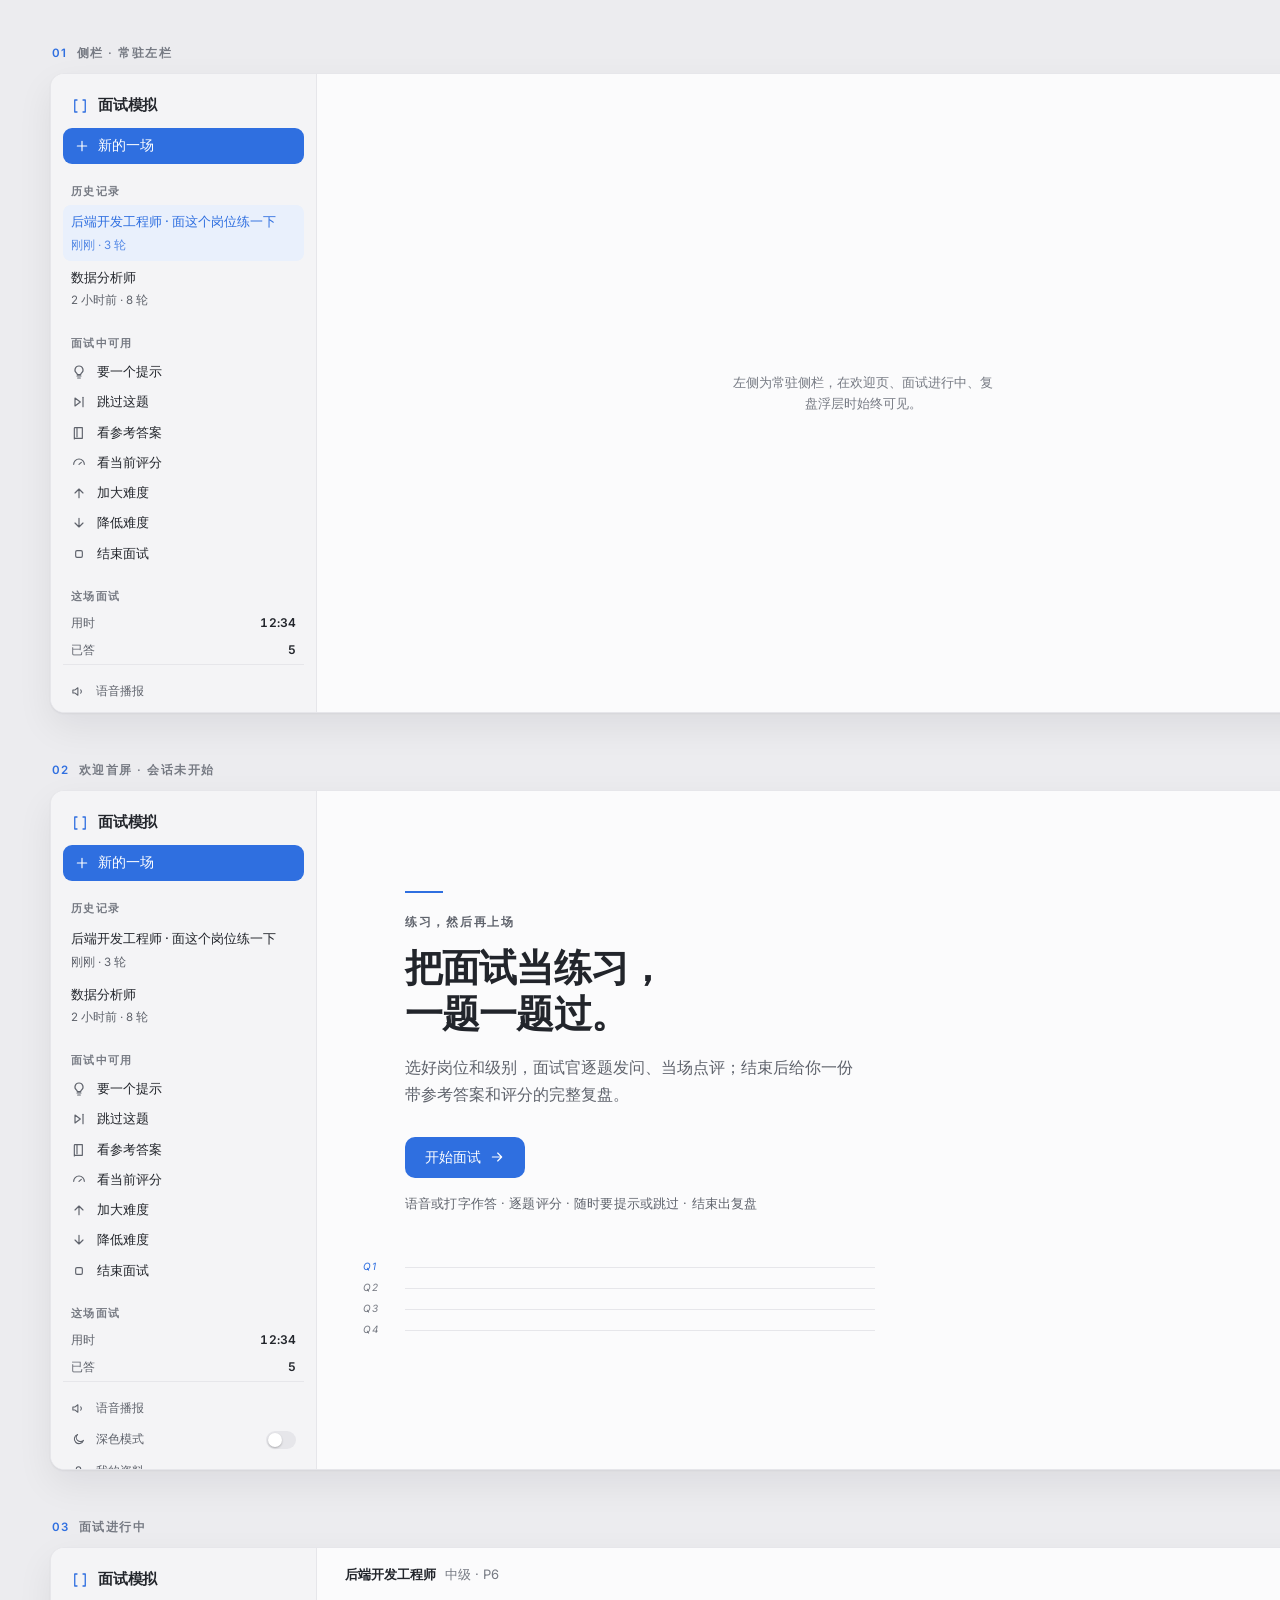
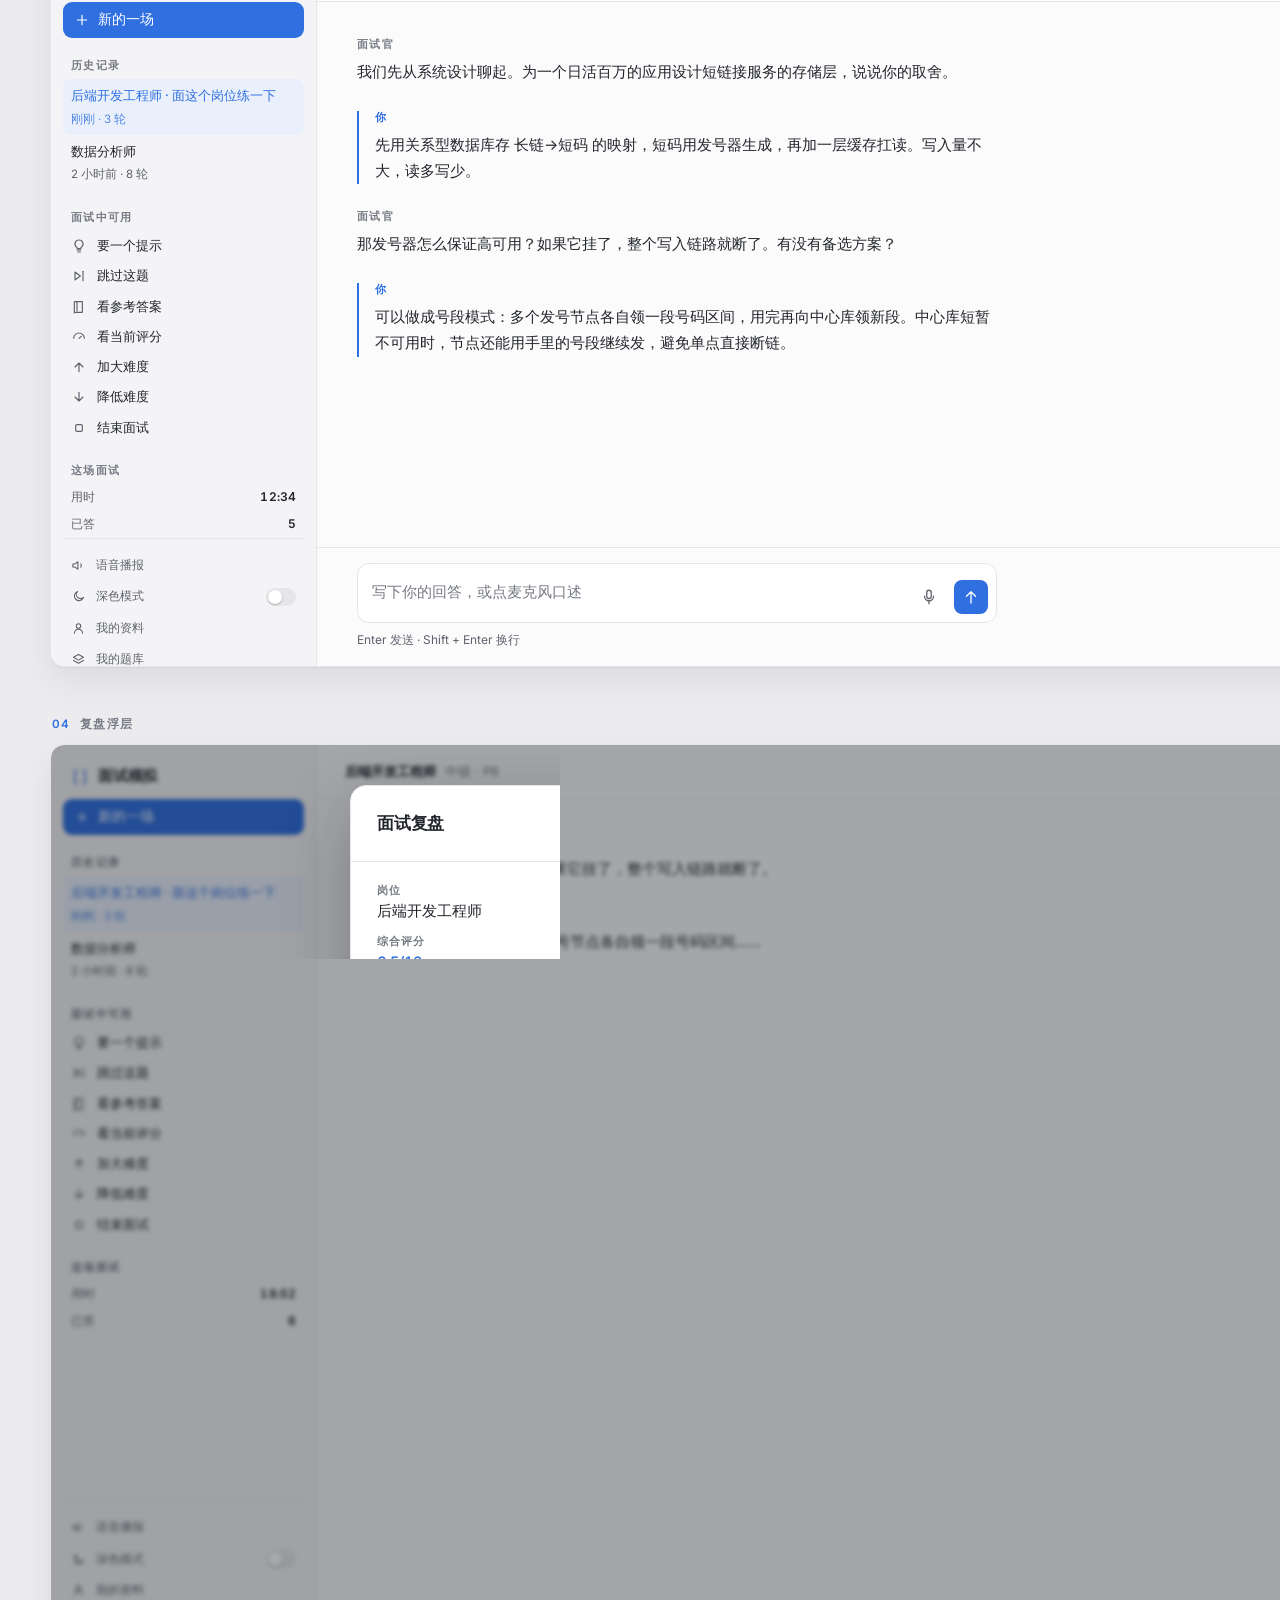
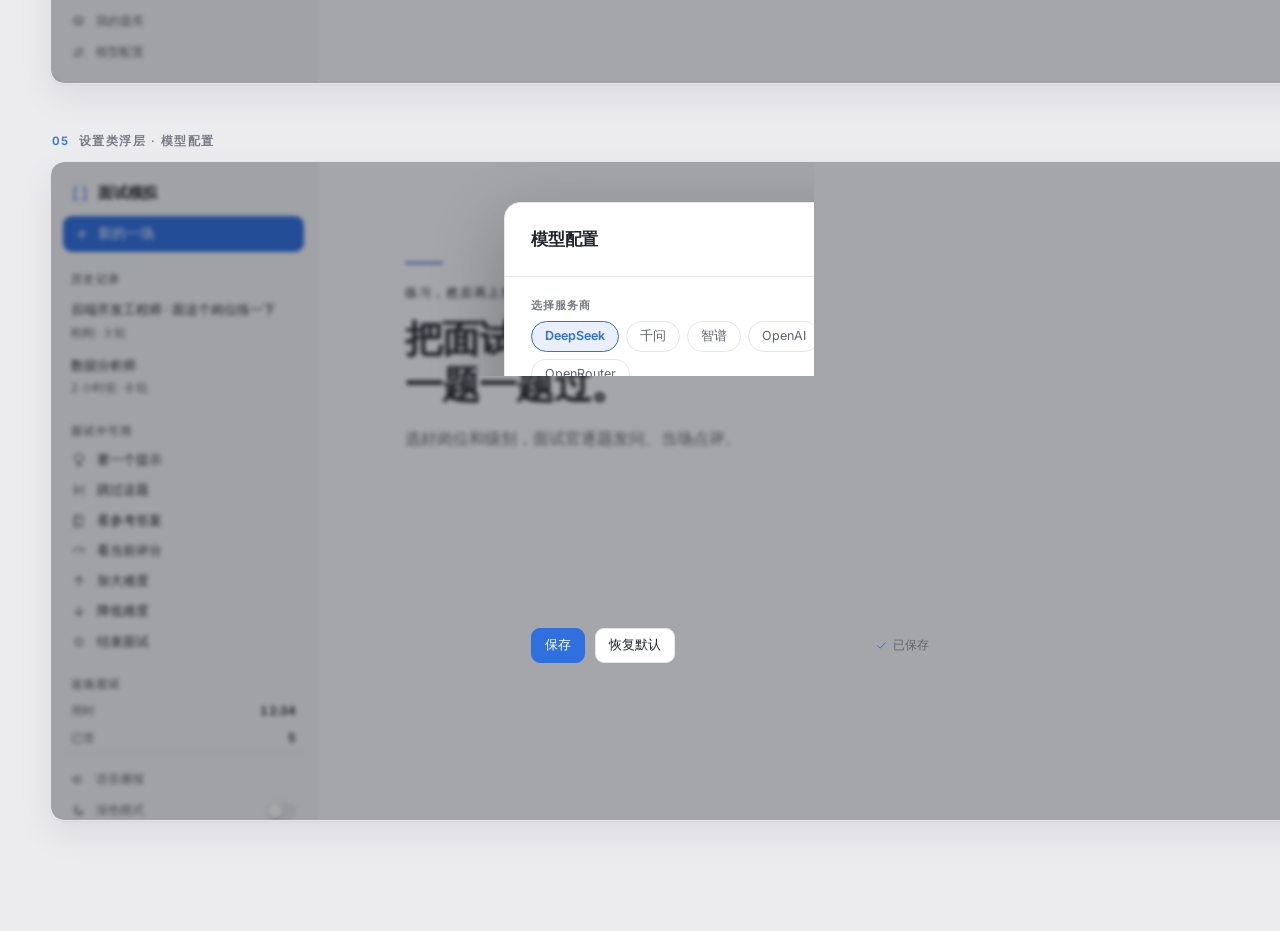
<file: design/huashu-3dir/B-reference-things.html>
<!doctype html>
<html lang="zh-CN">
<head>
<meta charset="utf-8">
<meta name="viewport" content="width=device-width, initial-scale=1">
<title>面试模拟练习 — 前端全站高保真初稿 · 方向 B（参照 Things 3）</title>
<link rel="preconnect" href="https://fonts.googleapis.com">
<link rel="preconnect" href="https://fonts.gstatic.com" crossorigin>
<link href="https://fonts.googleapis.com/css2?family=Inter:wght@400;500;600;700&display=swap" rel="stylesheet">
<!--
  面试模拟练习 — 前端全站高保真初稿 · 方向 B
  ---------------------------------------------------------------
  参照产品：Things 3（Cultured Code）。
  核实结论：Things 3 于 2017 年发布时再度荣获 Apple Design Award；
    业界评论一致称其为「极简、留白慷慨、逐像素打磨、动效轻而有目的、
    以一枚克制的蓝色（标志性的 blue box）为唯一重点色」的典范。
    来源：Cultured Code 官方博客「Back From WWDC」(culturedcode.com)、
          Timothy B. Smith 的 Things 3 评测 (medium.com)。

  Things 3 的设计语言三点：
    1. chrome 隐形 —— 窄侧栏只当索引，主区是一栏极干净、内容即界面的阅读流，
       几乎不出现装饰性容器；
    2. 单一自信的蓝是全站唯一有彩色，其余都是中性明度序列 ——
       颜色一旦出现就代表「这里有意义」（CTA、选中项、评分）；
    3. 分组靠留白节奏 + 小号全大写灰标题 + 发丝线，不靠卡片和重阴影；
       hover 只是一层极淡的填充，active 只下沉一点点。

  我怎么迁移到本产品：
    - 侧栏 = 一份卷宗的目录：历史记录 / 面试中可用的指令 / 这场面试的读数 / 工具入口；
    - 聊天区 = 安静的问答手稿，一栏 ≤64ch 的阅读流，「面试官 / 你」只用小标签
      加一道细蓝边线区分，不做对话气泡；
    - 复盘 = 一份精排的文档（定义列表 meta + 题卡 + 总体评价三栏），不是仪表盘。

  form（版式）来自内容的哪里：
    面试是「一问一答的回合」，结束后「被记录、被打分」——
    所以主结构是一份纵向展开、逐条累积的手稿 / 卷宗，侧栏只是它的目录，
    复盘则是同一份手稿装订、批注、评分之后的样子。

  选色论证：主色 ≈ oklch(0.55 0.15 258) ≈ #2f6fe0，锚定 Things 的「蓝盒子」——
    一个冷静、克制、天然代表「专注」的蓝；全站只此一种有彩色，
    让每一次上色（开始面试、选中项、7/10）都是刻意的，而不是装饰。

  与现线上版（赤陶橙 + Newsreader 衬线 + 纸感暖调）刻意相反：
    冷中性、Inter 无衬线、发丝线、零纸感、精确安静。
  字体：Inter（SF Pro 的开源平替，Things 用的系统字正是 SF）同时承担 display 与 body，标题一律 roman。
  硬约束：单文件 · 内联 CSS · file:// 可开 · 无 emoji（图标均为内联 1.75px 线性 SVG）·
          正文 ≥14px · 标签 ≥11px · 正文对比度 ≥4.5:1 · 深色模式随系统偏好。
-->
<style>
  *{box-sizing:border-box}
  :root{
    --page:#ececef;
    --bg:#fbfbfc;
    --sidebar:#f4f4f6;
    --surface:#ffffff;
    --text:#22252b;
    --text-2:#5f636c;
    --text-3:#767a83;
    --border:#e6e6ea;
    --border-2:#eeeef1;
    --hover:rgba(120,124,140,.10);
    --accent:#2f6fe0;
    --accent-press:#2559bd;
    --accent-soft:#e9f0fc;
    --font:"Inter","Noto Sans SC","PingFang SC","Microsoft YaHei",system-ui,-apple-system,sans-serif;
  }
  @media (prefers-color-scheme:dark){
    :root{
      --page:#101113;
      --bg:#1b1c1f;
      --sidebar:#161719;
      --surface:#212327;
      --text:#e9eaec;
      --text-2:#a3a8b1;
      --text-3:#868b94;
      --border:#2f3135;
      --border-2:#282a2e;
      --hover:rgba(160,168,190,.10);
      --accent:#5a92f0;
      --accent-press:#77a6f3;
      --accent-soft:#22324c;
    }
  }
  html,body{margin:0}
  body{
    font-family:var(--font);
    background:var(--page);
    color:var(--text);
    -webkit-font-smoothing:antialiased;
    text-rendering:optimizeLegibility;
  }
  .ic{fill:none;stroke:currentColor;stroke-width:1.75;stroke-linecap:round;stroke-linejoin:round}
  *:focus-visible{outline:2px solid var(--accent);outline-offset:2px}

  .stage{padding:46px 50px 60px}
  .caption{
    width:1360px;margin:0 auto 12px;padding-left:2px;
    font-size:11.5px;letter-spacing:.13em;text-transform:uppercase;
    color:var(--text-3);font-weight:600;
  }
  .caption span{color:var(--accent)}
  .frame{
    width:1360px;height:var(--h);margin:0 auto 50px;
    background:var(--bg);border:1px solid var(--border);border-radius:14px;
    overflow:hidden;position:relative;
    box-shadow:0 1px 2px rgba(20,20,30,.05),0 14px 36px rgba(20,20,30,.07);
  }

  /* ---------- app shell ---------- */
  .app{display:flex;height:100%}
  .sidebar{
    width:266px;flex-shrink:0;background:var(--sidebar);
    border-right:1px solid var(--border);
    display:flex;flex-direction:column;padding:15px 12px;overflow:hidden;
  }
  .main{flex:1;display:flex;flex-direction:column;min-width:0}

  .brand{display:flex;align-items:center;gap:9px;padding:7px 8px 13px}
  .brand svg{width:18px;height:18px;color:var(--accent)}
  .brand b{font-size:14.5px;font-weight:600;letter-spacing:-.012em}

  .newbtn{
    display:flex;align-items:center;gap:8px;width:100%;
    padding:9px 11px;border:0;border-radius:9px;
    background:var(--accent);color:#fff;font:inherit;font-size:13.5px;font-weight:500;
    cursor:pointer;transition:background .12s;
  }
  .newbtn:hover{background:var(--accent-press)}
  .newbtn:active{transform:translateY(.5px)}
  .newbtn svg{width:16px;height:16px}

  .grp{margin-top:15px}
  .grp__h{
    font-size:10.5px;letter-spacing:.12em;text-transform:uppercase;
    color:var(--text-3);font-weight:600;padding:6px 8px;
  }

  .hist{display:block;padding:8px;border-radius:8px;cursor:pointer;text-decoration:none;color:var(--text)}
  .hist:hover{background:var(--hover)}
  .hist b{display:block;font-size:12.5px;font-weight:500;line-height:1.4;
    white-space:nowrap;overflow:hidden;text-overflow:ellipsis;margin-bottom:2px}
  .hist span{font-size:11.5px;color:var(--text-2)}
  .hist--active{background:var(--accent-soft)}
  .hist--active b{color:var(--accent)}
  .hist--active span{color:var(--accent);opacity:.8}

  .row{
    display:flex;align-items:center;gap:10px;padding:7px 8px;border-radius:8px;
    font-size:12.5px;color:var(--text);cursor:pointer;transition:background .11s;line-height:1.3;
  }
  .row:hover{background:var(--hover)}
  .row svg{width:16px;height:16px;color:var(--text-2);flex-shrink:0}

  .stat{display:flex;justify-content:space-between;align-items:baseline;padding:5px 8px;font-size:12px}
  .stat span{color:var(--text-2)}
  .stat b{font-weight:600;font-variant-numeric:tabular-nums;letter-spacing:.01em}

  .tools{margin-top:auto;padding-top:11px;border-top:1px solid var(--border)}
  .tool{
    display:flex;align-items:center;gap:10px;padding:7px 8px;border-radius:8px;
    font-size:12px;color:var(--text-2);cursor:pointer;transition:background .11s,color .11s;
  }
  .tool:hover{background:var(--hover);color:var(--text)}
  .tool svg{width:15px;height:15px;flex-shrink:0}
  .toggle{
    margin-left:auto;width:30px;height:18px;border-radius:9px;
    background:var(--border);position:relative;flex-shrink:0;
  }
  .toggle::after{
    content:"";position:absolute;top:2px;left:2px;width:14px;height:14px;border-radius:50%;
    background:var(--surface);box-shadow:0 1px 2px rgba(0,0,0,.25);
  }

  .railnote{
    margin:auto;max-width:34ch;text-align:center;
    font-size:12.5px;line-height:1.7;color:var(--text-3);
  }

  /* ---------- welcome ---------- */
  .welcome{max-width:600px;padding:100px 0 0 88px}
  .rule{width:38px;height:2px;background:var(--accent);margin-bottom:22px}
  .overline{font-size:11.5px;letter-spacing:.15em;text-transform:uppercase;color:var(--text-2);font-weight:600}
  .welcome h1{margin:15px 0 0;font-size:38px;line-height:1.2;letter-spacing:-.022em;font-weight:600}
  .welcome .lead{margin:19px 0 0;font-size:15.5px;line-height:1.72;color:var(--text-2);max-width:46ch}
  .cta{
    margin-top:28px;display:inline-flex;align-items:center;gap:8px;
    padding:11px 20px;border-radius:10px;background:var(--accent);color:#fff;
    font:inherit;font-size:14px;font-weight:500;border:0;cursor:pointer;transition:background .12s;
  }
  .cta:hover{background:var(--accent-press)}
  .cta svg{width:16px;height:16px}
  .caps{margin-top:18px;font-size:12.5px;color:var(--text-2);letter-spacing:.01em}
  .manuscript{margin-top:54px;max-width:470px}
  .manuscript i{display:block;height:1px;background:var(--border);margin:20px 0;position:relative}
  .manuscript i::before{
    content:attr(data-q);position:absolute;left:-42px;top:-7px;
    font-size:10px;letter-spacing:.08em;color:var(--text-3);
  }
  .manuscript i:first-child::before{color:var(--accent)}

  /* ---------- chat ---------- */
  .mhead{
    height:54px;border-bottom:1px solid var(--border);flex-shrink:0;
    display:flex;align-items:center;justify-content:space-between;padding:0 28px;
  }
  .mhead .t{font-size:13px;font-weight:600}
  .mhead .t em{font-style:normal;color:var(--text-3);font-weight:400;margin-left:9px}
  .mhead .r{font-size:12px;color:var(--text-2);letter-spacing:.02em}
  .thread{flex:1;overflow:hidden;padding:36px 40px 8px}
  .thread__inner{max-width:64ch}
  .turn{margin-bottom:26px}
  .turn__who{
    font-size:10.5px;letter-spacing:.12em;text-transform:uppercase;
    color:var(--text-3);font-weight:600;margin-bottom:7px;
  }
  .turn__text{font-size:15px;line-height:1.74;color:var(--text)}
  .turn--you{border-left:2px solid var(--accent);padding-left:16px}
  .turn--you .turn__who{color:var(--accent)}

  .dock{border-top:1px solid var(--border);padding:15px 40px 17px;flex-shrink:0;background:var(--bg)}
  .composer{
    max-width:64ch;border:1px solid var(--border);border-radius:12px;background:var(--surface);
    padding:8px 8px 8px 14px;display:flex;align-items:flex-end;gap:8px;transition:border-color .12s;
  }
  .composer:focus-within{border-color:var(--accent)}
  .composer textarea{
    flex:1;border:0;outline:0;resize:none;font:inherit;font-size:14.5px;line-height:1.6;
    background:transparent;color:var(--text);height:42px;padding:8px 0;
  }
  .composer textarea::placeholder{color:var(--text-3)}
  .iconbtn{
    width:34px;height:34px;border-radius:8px;border:0;background:transparent;color:var(--text-2);
    display:grid;place-items:center;cursor:pointer;flex-shrink:0;transition:background .11s,color .11s;
  }
  .iconbtn:hover{background:var(--hover);color:var(--text)}
  .iconbtn svg{width:18px;height:18px}
  .iconbtn--send{background:var(--accent);color:#fff}
  .iconbtn--send:hover{background:var(--accent-press);color:#fff}
  .dock__hint{max-width:64ch;margin-top:9px;font-size:12px;color:var(--text-2)}

  /* ---------- overlays ---------- */
  .scrim{
    position:absolute;inset:0;background:rgba(16,18,24,.36);
    -webkit-backdrop-filter:blur(2px);backdrop-filter:blur(2px);
    display:flex;justify-content:center;align-items:flex-start;padding:40px 0;
  }
  .sheet{
    background:var(--surface);border:1px solid var(--border);border-radius:16px;
    box-shadow:0 24px 70px rgba(12,15,24,.30);
    width:760px;max-height:100%;display:flex;flex-direction:column;overflow:hidden;
  }
  .sheet--sm{width:452px}

  .doc__head{
    display:flex;align-items:center;justify-content:space-between;
    padding:20px 26px;border-bottom:1px solid var(--border);flex-shrink:0;
  }
  .doc__head h2{margin:0;font-size:17px;font-weight:600;letter-spacing:-.012em}
  .doc__actions{display:flex;gap:8px;align-items:center}
  .btn{
    display:inline-flex;align-items:center;gap:7px;padding:8px 13px;border-radius:9px;
    font:inherit;font-size:12.5px;font-weight:500;cursor:pointer;
    border:1px solid var(--border);background:var(--surface);color:var(--text);transition:background .11s;
  }
  .btn:hover{background:var(--hover)}
  .btn svg{width:15px;height:15px}
  .btn--primary{background:var(--accent);border-color:var(--accent);color:#fff}
  .btn--primary:hover{background:var(--accent-press)}
  .btn--icon{padding:8px;color:var(--text-2)}

  .doc__body{padding:22px 26px 26px;overflow:hidden}
  .doc__meta{
    display:grid;grid-template-columns:1fr 1fr;gap:14px 30px;
    margin:0 0 22px;padding-bottom:20px;border-bottom:1px solid var(--border);
  }
  .doc__meta>div{display:flex;flex-direction:column;gap:4px}
  .doc__meta dt{font-size:10.5px;letter-spacing:.11em;text-transform:uppercase;color:var(--text-3);font-weight:600}
  .doc__meta dd{margin:0;font-size:14.5px;font-weight:550}
  .doc__meta dd.score{color:var(--accent);font-variant-numeric:tabular-nums}

  .doc__h3{
    font-size:11px;letter-spacing:.13em;text-transform:uppercase;
    color:var(--text-2);font-weight:700;margin:0 0 14px;
  }
  .qcard{border:1px solid var(--border);border-radius:12px;padding:16px 18px;margin-bottom:24px}
  .qcard__top{display:flex;justify-content:space-between;align-items:baseline}
  .qcard__no{font-size:11.5px;font-weight:700;letter-spacing:.07em;color:var(--text-3)}
  .qcard__score{font-size:14px;font-weight:650;color:var(--accent);font-variant-numeric:tabular-nums}
  .qcard__q{margin:8px 0 14px;font-size:14.5px;font-weight:550;line-height:1.55}
  .qblock{padding:11px 0;border-top:1px solid var(--border-2)}
  .qblock .lbl{
    display:block;font-size:10.5px;letter-spacing:.1em;text-transform:uppercase;
    color:var(--text-3);font-weight:600;margin-bottom:5px;
  }
  .qblock p{margin:0;font-size:13px;line-height:1.7;color:var(--text-2)}

  .assess{display:grid;grid-template-columns:repeat(3,1fr);gap:12px}
  .assess__col{background:var(--bg);border:1px solid var(--border-2);border-radius:11px;padding:14px 14px 7px}
  .assess__col h4{margin:0 0 10px;font-size:12px;font-weight:650}
  .assess__col ul{margin:0;padding:0;list-style:none}
  .assess__col li{
    font-size:12px;line-height:1.55;color:var(--text-2);
    padding-left:13px;position:relative;margin-bottom:9px;
  }
  .assess__col li::before{
    content:"";position:absolute;left:0;top:7px;width:4px;height:4px;border-radius:50%;background:var(--accent);
  }

  /* ---------- settings form ---------- */
  .form{padding:22px 26px 24px}
  .field{margin-bottom:16px}
  .field>label{
    display:block;font-size:10.5px;letter-spacing:.1em;text-transform:uppercase;
    color:var(--text-3);font-weight:600;margin-bottom:8px;
  }
  .chips{display:flex;flex-wrap:wrap;gap:7px}
  .chip{
    padding:6px 13px;border-radius:999px;border:1px solid var(--border);
    font-size:12.5px;color:var(--text-2);cursor:pointer;background:var(--surface);transition:background .11s;
  }
  .chip:hover{background:var(--hover)}
  .chip--on{background:var(--accent-soft);border-color:var(--accent);color:var(--accent);font-weight:600}
  .input{
    width:100%;padding:9px 12px;border:1px solid var(--border);border-radius:9px;
    font:inherit;font-size:13.5px;background:var(--surface);color:var(--text);
  }
  .input:focus{outline:0;border-color:var(--accent)}
  .form__foot{display:flex;align-items:center;gap:10px;margin-top:20px}
  .saved{margin-left:auto;display:inline-flex;align-items:center;gap:5px;font-size:11.5px;color:var(--text-2)}
  .saved svg{width:13px;height:13px;color:var(--accent)}
</style>
</head>
<body>
<div class="stage">

  <!-- ============ 01 侧栏 ============ -->
  <p class="caption"><span>01</span> &nbsp;侧栏 · 常驻左栏</p>
  <div class="frame" style="--h:640px">
    <div class="app">
      <aside class="sidebar">
        <div class="brand">
          <svg class="ic" viewBox="0 0 24 24"><path d="M8 4H5v16h3M16 4h3v16h-3"/></svg>
          <b>面试模拟</b>
        </div>
        <button class="newbtn"><svg class="ic" viewBox="0 0 24 24"><path d="M12 5v14M5 12h14"/></svg>新的一场</button>

        <div class="grp">
          <div class="grp__h">历史记录</div>
          <a class="hist hist--active">
            <b>后端开发工程师 · 面这个岗位练一下</b><span>刚刚 · 3 轮</span>
          </a>
          <a class="hist"><b>数据分析师</b><span>2 小时前 · 8 轮</span></a>
        </div>

        <div class="grp">
          <div class="grp__h">面试中可用</div>
          <div class="row"><svg class="ic" viewBox="0 0 24 24"><path d="M9 18h6M10 21h4M12 3a6 6 0 0 0-3.5 10.9c.6.5.9 1.2.9 2h5.2c0-.8.3-1.5.9-2A6 6 0 0 0 12 3z"/></svg>要一个提示</div>
          <div class="row"><svg class="ic" viewBox="0 0 24 24"><path d="M6 6l8 6-8 6z"/><path d="M18 5v14"/></svg>跳过这题</div>
          <div class="row"><svg class="ic" viewBox="0 0 24 24"><path d="M5 5a1 1 0 0 1 1-1h11v16H6a1 1 0 0 0-1 1z"/><path d="M9 4v14"/></svg>看参考答案</div>
          <div class="row"><svg class="ic" viewBox="0 0 24 24"><path d="M4 14a8 8 0 0 1 16 0"/><path d="M12 14l3.5-3"/></svg>看当前评分</div>
          <div class="row"><svg class="ic" viewBox="0 0 24 24"><path d="M12 19V6M6 12l6-6 6 6"/></svg>加大难度</div>
          <div class="row"><svg class="ic" viewBox="0 0 24 24"><path d="M12 5v13M6 12l6 6 6-6"/></svg>降低难度</div>
          <div class="row"><svg class="ic" viewBox="0 0 24 24"><rect x="7" y="7" width="10" height="10" rx="2"/></svg>结束面试</div>
        </div>

        <div class="grp">
          <div class="grp__h">这场面试</div>
          <div class="stat"><span>用时</span><b>12:34</b></div>
          <div class="stat"><span>已答</span><b>5</b></div>
        </div>

        <div class="tools">
          <div class="tool"><svg class="ic" viewBox="0 0 24 24"><path d="M11 6L6.5 9.5H3v5h3.5L11 18z"/><path d="M15.5 9.5a3.5 3.5 0 0 1 0 5"/></svg>语音播报</div>
          <div class="tool"><svg class="ic" viewBox="0 0 24 24"><path d="M20 13.5A7.5 7.5 0 1 1 10.5 4 6 6 0 0 0 20 13.5z"/></svg>深色模式<span class="toggle"></span></div>
          <div class="tool"><svg class="ic" viewBox="0 0 24 24"><circle cx="12" cy="8" r="3.5"/><path d="M5.5 19.5a6.5 6.5 0 0 1 13 0"/></svg>我的资料</div>
          <div class="tool"><svg class="ic" viewBox="0 0 24 24"><path d="M12 4l8 4.5-8 4.5-8-4.5z"/><path d="M4 13.5l8 4.5 8-4.5"/></svg>我的题库</div>
          <div class="tool"><svg class="ic" viewBox="0 0 24 24"><path d="M4 8h9M17 8h3M4 16h3M11 16h9"/><circle cx="15" cy="8" r="2"/><circle cx="9" cy="16" r="2"/></svg>模型配置</div>
        </div>
      </aside>
      <div class="main">
        <div class="railnote">左侧为常驻侧栏，在欢迎页、面试进行中、复盘浮层时始终可见。</div>
      </div>
    </div>
  </div>

  <!-- ============ 02 欢迎首屏 ============ -->
  <p class="caption"><span>02</span> &nbsp;欢迎首屏 · 会话未开始</p>
  <div class="frame" style="--h:680px">
    <div class="app">
      <aside class="sidebar">
        <div class="brand">
          <svg class="ic" viewBox="0 0 24 24"><path d="M8 4H5v16h3M16 4h3v16h-3"/></svg><b>面试模拟</b>
        </div>
        <button class="newbtn"><svg class="ic" viewBox="0 0 24 24"><path d="M12 5v14M5 12h14"/></svg>新的一场</button>
        <div class="grp">
          <div class="grp__h">历史记录</div>
          <a class="hist"><b>后端开发工程师 · 面这个岗位练一下</b><span>刚刚 · 3 轮</span></a>
          <a class="hist"><b>数据分析师</b><span>2 小时前 · 8 轮</span></a>
        </div>
        <div class="grp">
          <div class="grp__h">面试中可用</div>
          <div class="row"><svg class="ic" viewBox="0 0 24 24"><path d="M9 18h6M10 21h4M12 3a6 6 0 0 0-3.5 10.9c.6.5.9 1.2.9 2h5.2c0-.8.3-1.5.9-2A6 6 0 0 0 12 3z"/></svg>要一个提示</div>
          <div class="row"><svg class="ic" viewBox="0 0 24 24"><path d="M6 6l8 6-8 6z"/><path d="M18 5v14"/></svg>跳过这题</div>
          <div class="row"><svg class="ic" viewBox="0 0 24 24"><path d="M5 5a1 1 0 0 1 1-1h11v16H6a1 1 0 0 0-1 1z"/><path d="M9 4v14"/></svg>看参考答案</div>
          <div class="row"><svg class="ic" viewBox="0 0 24 24"><path d="M4 14a8 8 0 0 1 16 0"/><path d="M12 14l3.5-3"/></svg>看当前评分</div>
          <div class="row"><svg class="ic" viewBox="0 0 24 24"><path d="M12 19V6M6 12l6-6 6 6"/></svg>加大难度</div>
          <div class="row"><svg class="ic" viewBox="0 0 24 24"><path d="M12 5v13M6 12l6 6 6-6"/></svg>降低难度</div>
          <div class="row"><svg class="ic" viewBox="0 0 24 24"><rect x="7" y="7" width="10" height="10" rx="2"/></svg>结束面试</div>
        </div>
        <div class="grp">
          <div class="grp__h">这场面试</div>
          <div class="stat"><span>用时</span><b>12:34</b></div>
          <div class="stat"><span>已答</span><b>5</b></div>
        </div>
        <div class="tools">
          <div class="tool"><svg class="ic" viewBox="0 0 24 24"><path d="M11 6L6.5 9.5H3v5h3.5L11 18z"/><path d="M15.5 9.5a3.5 3.5 0 0 1 0 5"/></svg>语音播报</div>
          <div class="tool"><svg class="ic" viewBox="0 0 24 24"><path d="M20 13.5A7.5 7.5 0 1 1 10.5 4 6 6 0 0 0 20 13.5z"/></svg>深色模式<span class="toggle"></span></div>
          <div class="tool"><svg class="ic" viewBox="0 0 24 24"><circle cx="12" cy="8" r="3.5"/><path d="M5.5 19.5a6.5 6.5 0 0 1 13 0"/></svg>我的资料</div>
          <div class="tool"><svg class="ic" viewBox="0 0 24 24"><path d="M12 4l8 4.5-8 4.5-8-4.5z"/><path d="M4 13.5l8 4.5 8-4.5"/></svg>我的题库</div>
          <div class="tool"><svg class="ic" viewBox="0 0 24 24"><path d="M4 8h9M17 8h3M4 16h3M11 16h9"/><circle cx="15" cy="8" r="2"/><circle cx="9" cy="16" r="2"/></svg>模型配置</div>
        </div>
      </aside>
      <div class="main">
        <div class="welcome">
          <div class="rule"></div>
          <div class="overline">练习，然后再上场</div>
          <h1>把面试当练习，<br>一题一题过。</h1>
          <p class="lead">选好岗位和级别，面试官逐题发问、当场点评；结束后给你一份带参考答案和评分的完整复盘。</p>
          <button class="cta">开始面试<svg class="ic" viewBox="0 0 24 24"><path d="M5 12h13M13 6l6 6-6 6"/></svg></button>
          <div class="caps">语音或打字作答 · 逐题评分 · 随时要提示或跳过 · 结束出复盘</div>
          <div class="manuscript">
            <i data-q="Q1"></i><i data-q="Q2"></i><i data-q="Q3"></i><i data-q="Q4"></i>
          </div>
        </div>
      </div>
    </div>
  </div>

  <!-- ============ 03 面试进行中 ============ -->
  <p class="caption"><span>03</span> &nbsp;面试进行中</p>
  <div class="frame" style="--h:720px">
    <div class="app">
      <aside class="sidebar">
        <div class="brand">
          <svg class="ic" viewBox="0 0 24 24"><path d="M8 4H5v16h3M16 4h3v16h-3"/></svg><b>面试模拟</b>
        </div>
        <button class="newbtn"><svg class="ic" viewBox="0 0 24 24"><path d="M12 5v14M5 12h14"/></svg>新的一场</button>
        <div class="grp">
          <div class="grp__h">历史记录</div>
          <a class="hist hist--active"><b>后端开发工程师 · 面这个岗位练一下</b><span>刚刚 · 3 轮</span></a>
          <a class="hist"><b>数据分析师</b><span>2 小时前 · 8 轮</span></a>
        </div>
        <div class="grp">
          <div class="grp__h">面试中可用</div>
          <div class="row"><svg class="ic" viewBox="0 0 24 24"><path d="M9 18h6M10 21h4M12 3a6 6 0 0 0-3.5 10.9c.6.5.9 1.2.9 2h5.2c0-.8.3-1.5.9-2A6 6 0 0 0 12 3z"/></svg>要一个提示</div>
          <div class="row"><svg class="ic" viewBox="0 0 24 24"><path d="M6 6l8 6-8 6z"/><path d="M18 5v14"/></svg>跳过这题</div>
          <div class="row"><svg class="ic" viewBox="0 0 24 24"><path d="M5 5a1 1 0 0 1 1-1h11v16H6a1 1 0 0 0-1 1z"/><path d="M9 4v14"/></svg>看参考答案</div>
          <div class="row"><svg class="ic" viewBox="0 0 24 24"><path d="M4 14a8 8 0 0 1 16 0"/><path d="M12 14l3.5-3"/></svg>看当前评分</div>
          <div class="row"><svg class="ic" viewBox="0 0 24 24"><path d="M12 19V6M6 12l6-6 6 6"/></svg>加大难度</div>
          <div class="row"><svg class="ic" viewBox="0 0 24 24"><path d="M12 5v13M6 12l6 6 6-6"/></svg>降低难度</div>
          <div class="row"><svg class="ic" viewBox="0 0 24 24"><rect x="7" y="7" width="10" height="10" rx="2"/></svg>结束面试</div>
        </div>
        <div class="grp">
          <div class="grp__h">这场面试</div>
          <div class="stat"><span>用时</span><b>12:34</b></div>
          <div class="stat"><span>已答</span><b>5</b></div>
        </div>
        <div class="tools">
          <div class="tool"><svg class="ic" viewBox="0 0 24 24"><path d="M11 6L6.5 9.5H3v5h3.5L11 18z"/><path d="M15.5 9.5a3.5 3.5 0 0 1 0 5"/></svg>语音播报</div>
          <div class="tool"><svg class="ic" viewBox="0 0 24 24"><path d="M20 13.5A7.5 7.5 0 1 1 10.5 4 6 6 0 0 0 20 13.5z"/></svg>深色模式<span class="toggle"></span></div>
          <div class="tool"><svg class="ic" viewBox="0 0 24 24"><circle cx="12" cy="8" r="3.5"/><path d="M5.5 19.5a6.5 6.5 0 0 1 13 0"/></svg>我的资料</div>
          <div class="tool"><svg class="ic" viewBox="0 0 24 24"><path d="M12 4l8 4.5-8 4.5-8-4.5z"/><path d="M4 13.5l8 4.5 8-4.5"/></svg>我的题库</div>
          <div class="tool"><svg class="ic" viewBox="0 0 24 24"><path d="M4 8h9M17 8h3M4 16h3M11 16h9"/><circle cx="15" cy="8" r="2"/><circle cx="9" cy="16" r="2"/></svg>模型配置</div>
        </div>
      </aside>
      <div class="main">
        <div class="mhead">
          <div class="t">后端开发工程师<em>中级 · P6</em></div>
          <div class="r">进行中 · 第 3 轮</div>
        </div>
        <div class="thread">
          <div class="thread__inner">
            <div class="turn">
              <div class="turn__who">面试官</div>
              <div class="turn__text">我们先从系统设计聊起。为一个日活百万的应用设计短链接服务的存储层，说说你的取舍。</div>
            </div>
            <div class="turn turn--you">
              <div class="turn__who">你</div>
              <div class="turn__text">先用关系型数据库存 长链→短码 的映射，短码用发号器生成，再加一层缓存扛读。写入量不大，读多写少。</div>
            </div>
            <div class="turn">
              <div class="turn__who">面试官</div>
              <div class="turn__text">那发号器怎么保证高可用？如果它挂了，整个写入链路就断了。有没有备选方案？</div>
            </div>
            <div class="turn turn--you">
              <div class="turn__who">你</div>
              <div class="turn__text">可以做成号段模式：多个发号节点各自领一段号码区间，用完再向中心库领新段。中心库短暂不可用时，节点还能用手里的号段继续发，避免单点直接断链。</div>
            </div>
          </div>
        </div>
        <div class="dock">
          <div class="composer">
            <textarea placeholder="写下你的回答，或点麦克风口述"></textarea>
            <button class="iconbtn" aria-label="语音输入"><svg class="ic" viewBox="0 0 24 24"><rect x="9" y="3" width="6" height="11" rx="3"/><path d="M6 11a6 6 0 0 0 12 0M12 17v4"/></svg></button>
            <button class="iconbtn iconbtn--send" aria-label="发送"><svg class="ic" viewBox="0 0 24 24"><path d="M12 20V5M6 11l6-6 6 6"/></svg></button>
          </div>
          <div class="dock__hint">Enter 发送 · Shift + Enter 换行</div>
        </div>
      </div>
    </div>
  </div>

  <!-- ============ 04 复盘浮层 ============ -->
  <p class="caption"><span>04</span> &nbsp;复盘浮层</p>
  <div class="frame" style="--h:940px">
    <div class="app">
      <aside class="sidebar">
        <div class="brand">
          <svg class="ic" viewBox="0 0 24 24"><path d="M8 4H5v16h3M16 4h3v16h-3"/></svg><b>面试模拟</b>
        </div>
        <button class="newbtn"><svg class="ic" viewBox="0 0 24 24"><path d="M12 5v14M5 12h14"/></svg>新的一场</button>
        <div class="grp">
          <div class="grp__h">历史记录</div>
          <a class="hist hist--active"><b>后端开发工程师 · 面这个岗位练一下</b><span>刚刚 · 3 轮</span></a>
          <a class="hist"><b>数据分析师</b><span>2 小时前 · 8 轮</span></a>
        </div>
        <div class="grp">
          <div class="grp__h">面试中可用</div>
          <div class="row"><svg class="ic" viewBox="0 0 24 24"><path d="M9 18h6M10 21h4M12 3a6 6 0 0 0-3.5 10.9c.6.5.9 1.2.9 2h5.2c0-.8.3-1.5.9-2A6 6 0 0 0 12 3z"/></svg>要一个提示</div>
          <div class="row"><svg class="ic" viewBox="0 0 24 24"><path d="M6 6l8 6-8 6z"/><path d="M18 5v14"/></svg>跳过这题</div>
          <div class="row"><svg class="ic" viewBox="0 0 24 24"><path d="M5 5a1 1 0 0 1 1-1h11v16H6a1 1 0 0 0-1 1z"/><path d="M9 4v14"/></svg>看参考答案</div>
          <div class="row"><svg class="ic" viewBox="0 0 24 24"><path d="M4 14a8 8 0 0 1 16 0"/><path d="M12 14l3.5-3"/></svg>看当前评分</div>
          <div class="row"><svg class="ic" viewBox="0 0 24 24"><path d="M12 19V6M6 12l6-6 6 6"/></svg>加大难度</div>
          <div class="row"><svg class="ic" viewBox="0 0 24 24"><path d="M12 5v13M6 12l6 6 6-6"/></svg>降低难度</div>
          <div class="row"><svg class="ic" viewBox="0 0 24 24"><rect x="7" y="7" width="10" height="10" rx="2"/></svg>结束面试</div>
        </div>
        <div class="grp">
          <div class="grp__h">这场面试</div>
          <div class="stat"><span>用时</span><b>18:52</b></div>
          <div class="stat"><span>已答</span><b>6</b></div>
        </div>
        <div class="tools">
          <div class="tool"><svg class="ic" viewBox="0 0 24 24"><path d="M11 6L6.5 9.5H3v5h3.5L11 18z"/><path d="M15.5 9.5a3.5 3.5 0 0 1 0 5"/></svg>语音播报</div>
          <div class="tool"><svg class="ic" viewBox="0 0 24 24"><path d="M20 13.5A7.5 7.5 0 1 1 10.5 4 6 6 0 0 0 20 13.5z"/></svg>深色模式<span class="toggle"></span></div>
          <div class="tool"><svg class="ic" viewBox="0 0 24 24"><circle cx="12" cy="8" r="3.5"/><path d="M5.5 19.5a6.5 6.5 0 0 1 13 0"/></svg>我的资料</div>
          <div class="tool"><svg class="ic" viewBox="0 0 24 24"><path d="M12 4l8 4.5-8 4.5-8-4.5z"/><path d="M4 13.5l8 4.5 8-4.5"/></svg>我的题库</div>
          <div class="tool"><svg class="ic" viewBox="0 0 24 24"><path d="M4 8h9M17 8h3M4 16h3M11 16h9"/><circle cx="15" cy="8" r="2"/><circle cx="9" cy="16" r="2"/></svg>模型配置</div>
        </div>
      </aside>
      <div class="main">
        <div class="mhead">
          <div class="t">后端开发工程师<em>中级 · P6</em></div>
          <div class="r">已结束</div>
        </div>
        <div class="thread">
          <div class="thread__inner">
            <div class="turn"><div class="turn__who">面试官</div><div class="turn__text">那发号器怎么保证高可用？如果它挂了，整个写入链路就断了。</div></div>
            <div class="turn turn--you"><div class="turn__who">你</div><div class="turn__text">可以做成号段模式，多个发号节点各自领一段号码区间……</div></div>
          </div>
        </div>
      </div>
    </div>

    <div class="scrim">
      <div class="sheet">
        <div class="doc__head">
          <h2>面试复盘</h2>
          <div class="doc__actions">
            <button class="btn btn--primary"><svg class="ic" viewBox="0 0 24 24"><path d="M12 4v11M8 11l4 4 4-4M6 19h12"/></svg>下载 Word</button>
            <button class="btn btn--icon" aria-label="关闭"><svg class="ic" viewBox="0 0 24 24"><path d="M7 7l10 10M17 7L7 17"/></svg></button>
          </div>
        </div>
        <div class="doc__body">
          <dl class="doc__meta">
            <div><dt>岗位</dt><dd>后端开发工程师</dd></div>
            <div><dt>层级</dt><dd>中级 · P6</dd></div>
            <div><dt>综合评分</dt><dd class="score">6.5/10</dd></div>
            <div><dt>结论</dt><dd>Lean Hire</dd></div>
          </dl>

          <div class="doc__h3">逐题回顾</div>
          <article class="qcard">
            <div class="qcard__top">
              <span class="qcard__no">Q1</span>
              <span class="qcard__score">7/10</span>
            </div>
            <p class="qcard__q">为一个日活百万的应用设计短链接服务的存储层，说说取舍。</p>
            <div class="qblock">
              <span class="lbl">你的回答</span>
              <p>用关系型数据库存映射，短码用发号器生成，加缓存扛读。读多写少。</p>
            </div>
            <div class="qblock">
              <span class="lbl">参考答案</span>
              <p>关键点：短码生成策略（发号器 / hash / 预生成池）、存储选型与容量估算、缓存与热点、301 vs 302、防刷与过期。能主动给出 QPS 与存储量的量级估算是加分项。</p>
            </div>
            <div class="qblock">
              <span class="lbl">点评</span>
              <p>方向对，但没做容量估算，也没提发号器的高可用；追问后才补上。</p>
            </div>
          </article>

          <div class="doc__h3">总体评价</div>
          <div class="assess">
            <div class="assess__col">
              <h4>做得好的</h4>
              <ul>
                <li>基础结构清晰，能快速给出可行方案</li>
                <li>愿意在追问下修正</li>
              </ul>
            </div>
            <div class="assess__col">
              <h4>可以更好的</h4>
              <ul>
                <li>缺少量级估算的习惯</li>
                <li>高可用、容灾常被漏掉</li>
              </ul>
            </div>
            <div class="assess__col">
              <h4>建议补的</h4>
              <ul>
                <li>容量估算：QPS / 存储 / 带宽的口算</li>
                <li>分布式发号器：Snowflake、号段模式</li>
              </ul>
            </div>
          </div>
        </div>
      </div>
    </div>
  </div>

  <!-- ============ 05 设置类浮层 ============ -->
  <p class="caption"><span>05</span> &nbsp;设置类浮层 · 模型配置</p>
  <div class="frame" style="--h:660px">
    <div class="app">
      <aside class="sidebar">
        <div class="brand">
          <svg class="ic" viewBox="0 0 24 24"><path d="M8 4H5v16h3M16 4h3v16h-3"/></svg><b>面试模拟</b>
        </div>
        <button class="newbtn"><svg class="ic" viewBox="0 0 24 24"><path d="M12 5v14M5 12h14"/></svg>新的一场</button>
        <div class="grp">
          <div class="grp__h">历史记录</div>
          <a class="hist"><b>后端开发工程师 · 面这个岗位练一下</b><span>刚刚 · 3 轮</span></a>
          <a class="hist"><b>数据分析师</b><span>2 小时前 · 8 轮</span></a>
        </div>
        <div class="grp">
          <div class="grp__h">面试中可用</div>
          <div class="row"><svg class="ic" viewBox="0 0 24 24"><path d="M9 18h6M10 21h4M12 3a6 6 0 0 0-3.5 10.9c.6.5.9 1.2.9 2h5.2c0-.8.3-1.5.9-2A6 6 0 0 0 12 3z"/></svg>要一个提示</div>
          <div class="row"><svg class="ic" viewBox="0 0 24 24"><path d="M6 6l8 6-8 6z"/><path d="M18 5v14"/></svg>跳过这题</div>
          <div class="row"><svg class="ic" viewBox="0 0 24 24"><path d="M5 5a1 1 0 0 1 1-1h11v16H6a1 1 0 0 0-1 1z"/><path d="M9 4v14"/></svg>看参考答案</div>
          <div class="row"><svg class="ic" viewBox="0 0 24 24"><path d="M4 14a8 8 0 0 1 16 0"/><path d="M12 14l3.5-3"/></svg>看当前评分</div>
          <div class="row"><svg class="ic" viewBox="0 0 24 24"><path d="M12 19V6M6 12l6-6 6 6"/></svg>加大难度</div>
          <div class="row"><svg class="ic" viewBox="0 0 24 24"><path d="M12 5v13M6 12l6 6 6-6"/></svg>降低难度</div>
          <div class="row"><svg class="ic" viewBox="0 0 24 24"><rect x="7" y="7" width="10" height="10" rx="2"/></svg>结束面试</div>
        </div>
        <div class="grp">
          <div class="grp__h">这场面试</div>
          <div class="stat"><span>用时</span><b>12:34</b></div>
          <div class="stat"><span>已答</span><b>5</b></div>
        </div>
        <div class="tools">
          <div class="tool"><svg class="ic" viewBox="0 0 24 24"><path d="M11 6L6.5 9.5H3v5h3.5L11 18z"/><path d="M15.5 9.5a3.5 3.5 0 0 1 0 5"/></svg>语音播报</div>
          <div class="tool"><svg class="ic" viewBox="0 0 24 24"><path d="M20 13.5A7.5 7.5 0 1 1 10.5 4 6 6 0 0 0 20 13.5z"/></svg>深色模式<span class="toggle"></span></div>
          <div class="tool"><svg class="ic" viewBox="0 0 24 24"><circle cx="12" cy="8" r="3.5"/><path d="M5.5 19.5a6.5 6.5 0 0 1 13 0"/></svg>我的资料</div>
          <div class="tool"><svg class="ic" viewBox="0 0 24 24"><path d="M12 4l8 4.5-8 4.5-8-4.5z"/><path d="M4 13.5l8 4.5 8-4.5"/></svg>我的题库</div>
          <div class="tool"><svg class="ic" viewBox="0 0 24 24"><path d="M4 8h9M17 8h3M4 16h3M11 16h9"/><circle cx="15" cy="8" r="2"/><circle cx="9" cy="16" r="2"/></svg>模型配置</div>
        </div>
      </aside>
      <div class="main">
        <div class="welcome">
          <div class="rule"></div>
          <div class="overline">练习，然后再上场</div>
          <h1>把面试当练习，<br>一题一题过。</h1>
          <p class="lead">选好岗位和级别，面试官逐题发问、当场点评。</p>
        </div>
      </div>
    </div>

    <div class="scrim">
      <div class="sheet sheet--sm">
        <div class="doc__head">
          <h2>模型配置</h2>
          <div class="doc__actions">
            <button class="btn btn--icon" aria-label="关闭"><svg class="ic" viewBox="0 0 24 24"><path d="M7 7l10 10M17 7L7 17"/></svg></button>
          </div>
        </div>
        <div class="form">
          <div class="field">
            <label>选择服务商</label>
            <div class="chips">
              <span class="chip chip--on">DeepSeek</span>
              <span class="chip">千问</span>
              <span class="chip">智谱</span>
              <span class="chip">OpenAI</span>
              <span class="chip">Moonshot</span>
              <span class="chip">OpenRouter</span>
            </div>
          </div>
          <div class="field">
            <label>API Key</label>
            <input class="input" type="password" value="sk-6f2a9c4e18b7d05a3e91" aria-label="API Key">
          </div>
          <div class="field">
            <label>Base URL</label>
            <input class="input" type="text" value="https://api.deepseek.com" aria-label="Base URL">
          </div>
          <div class="field">
            <label>模型名称</label>
            <input class="input" type="text" value="deepseek-chat" aria-label="模型名称">
          </div>
          <div class="form__foot">
            <button class="btn btn--primary">保存</button>
            <button class="btn">恢复默认</button>
            <span class="saved"><svg class="ic" viewBox="0 0 24 24"><path d="M5 12.5l4.5 4.5L19 7"/></svg>已保存</span>
          </div>
        </div>
      </div>
    </div>
  </div>

</div>
</body>
</html>
</file>
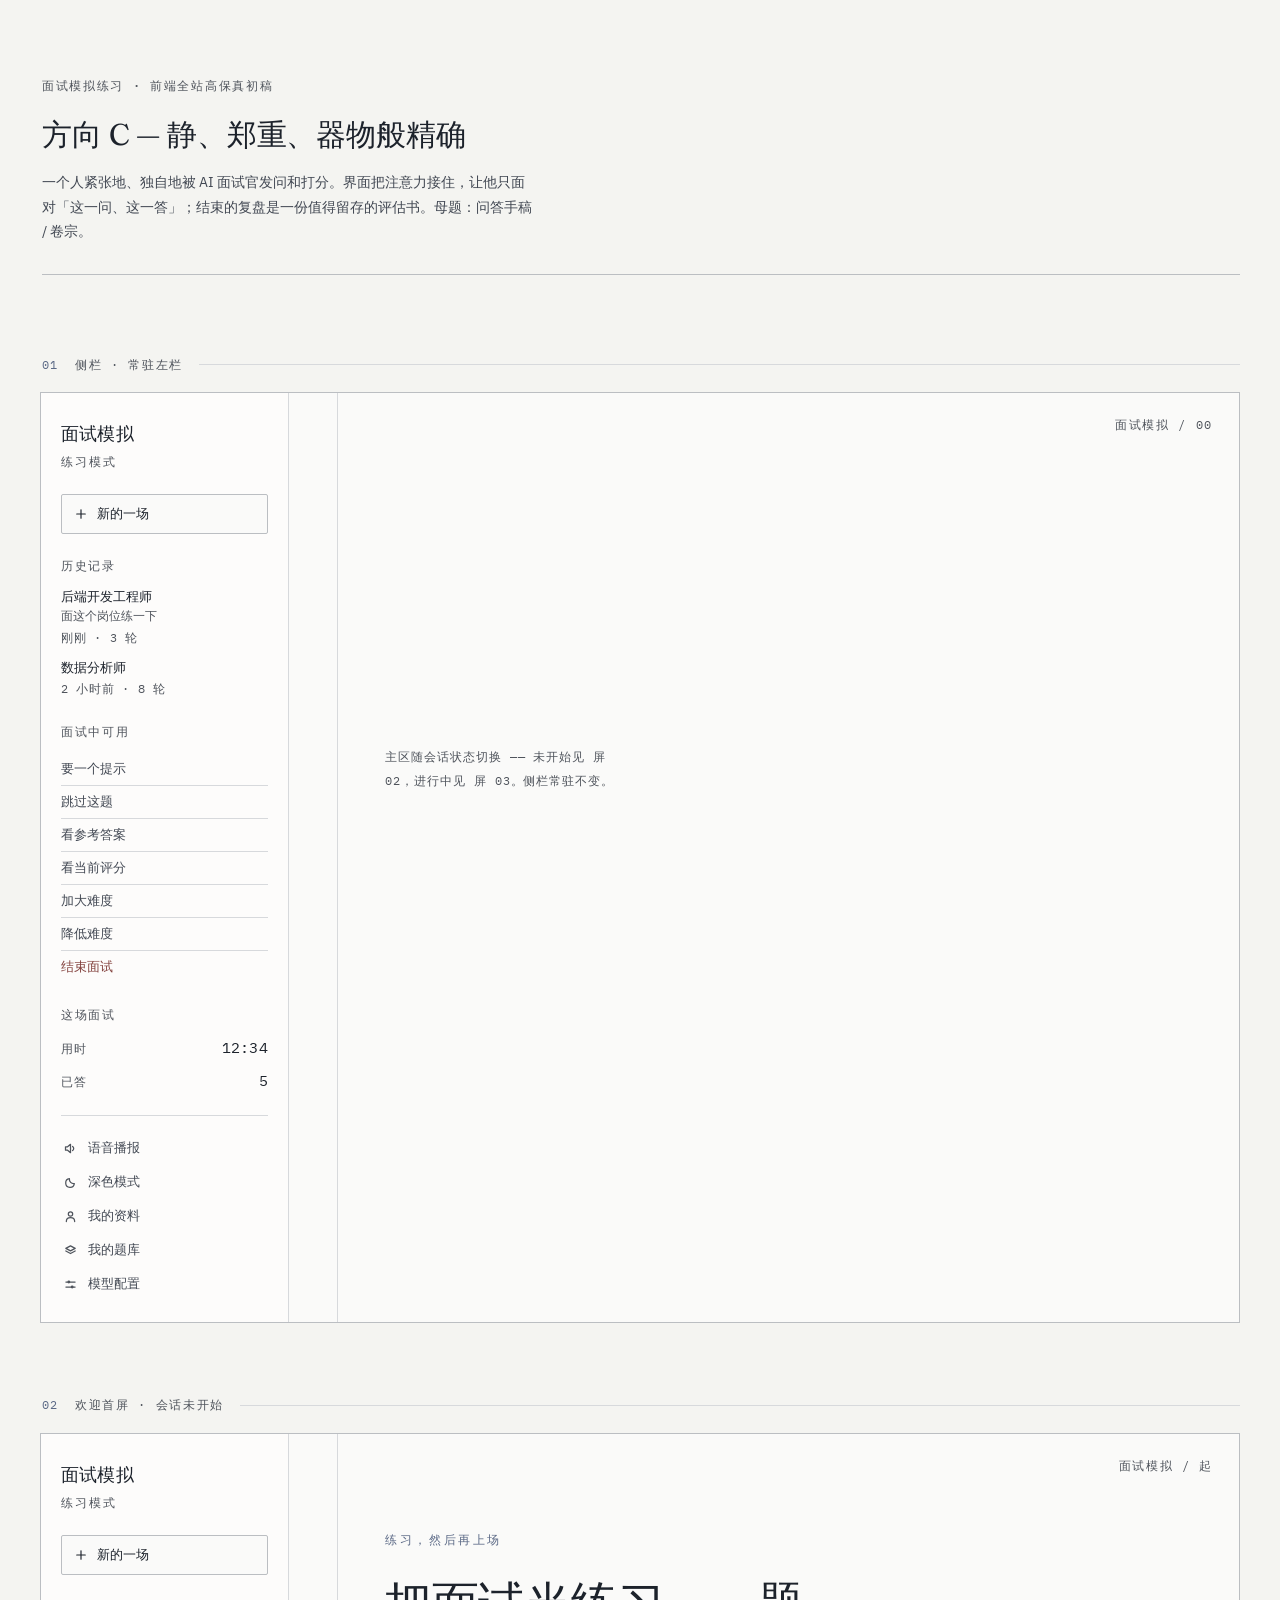
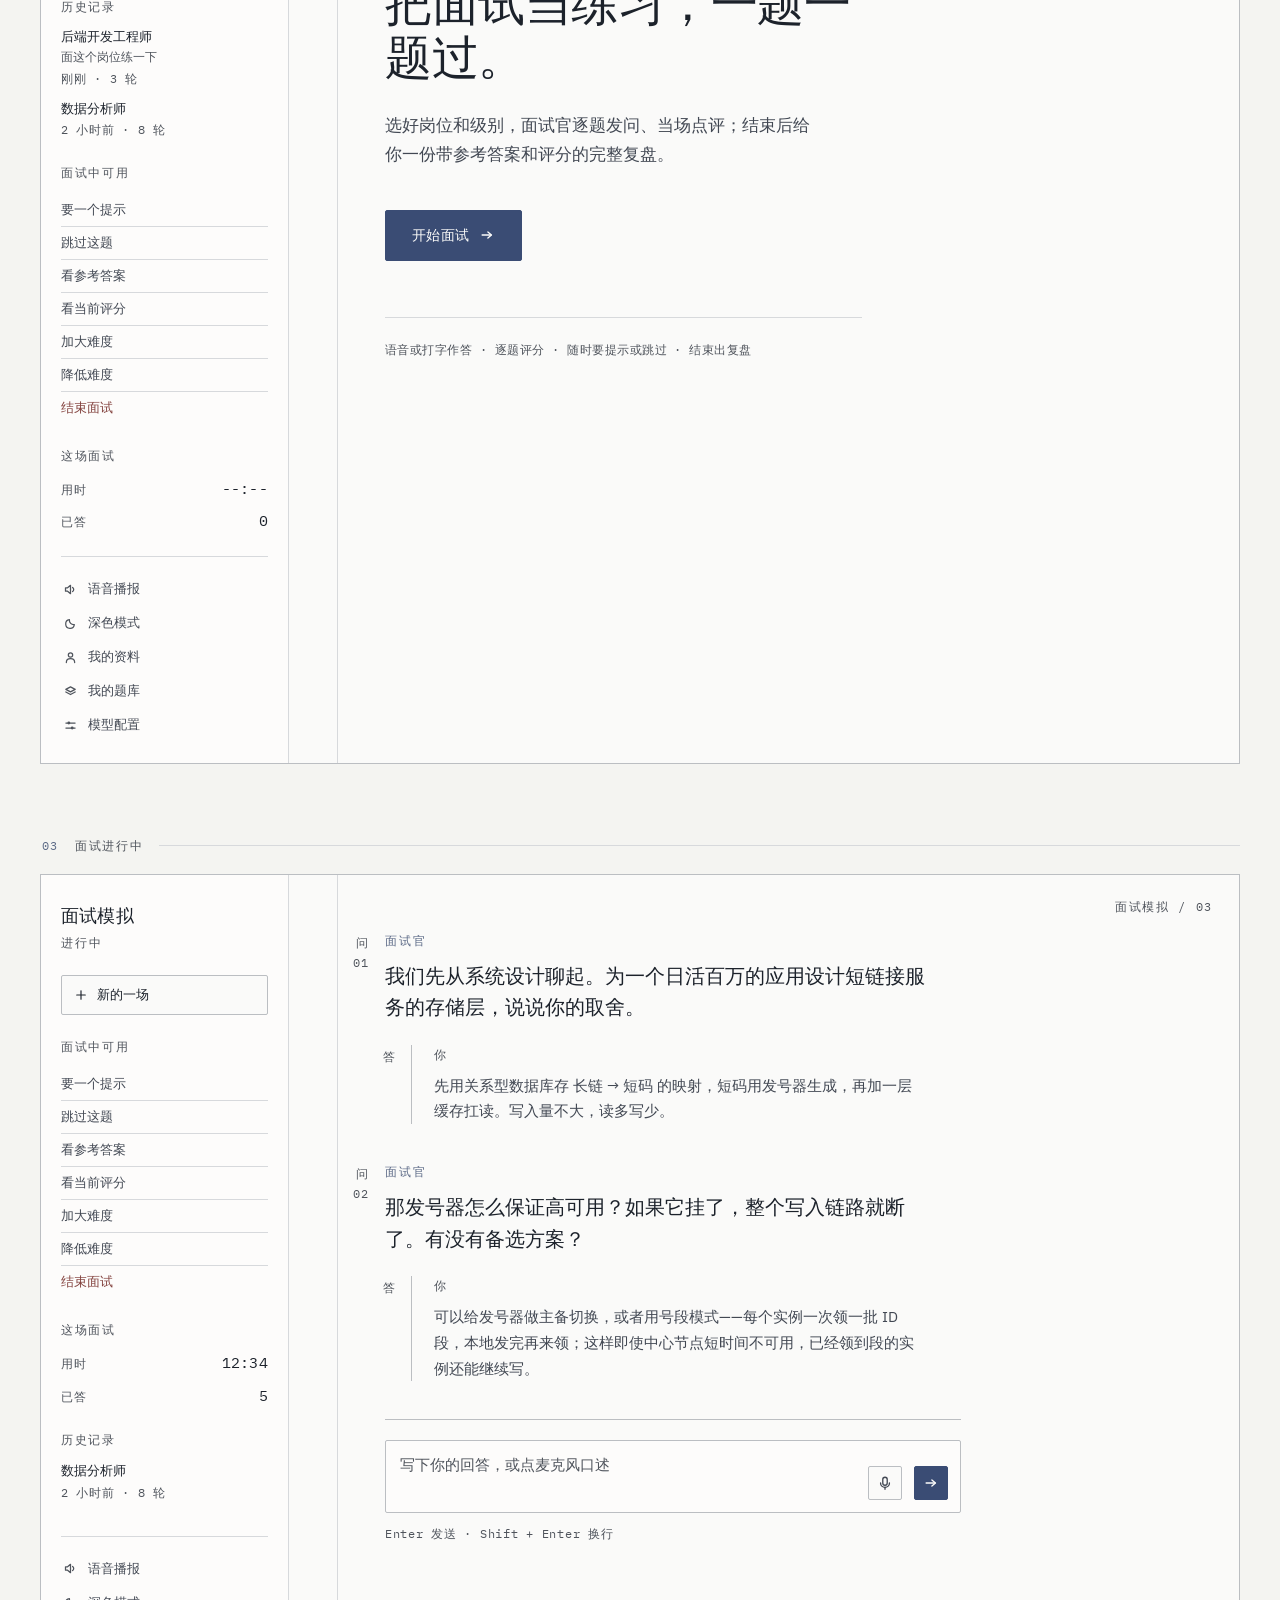
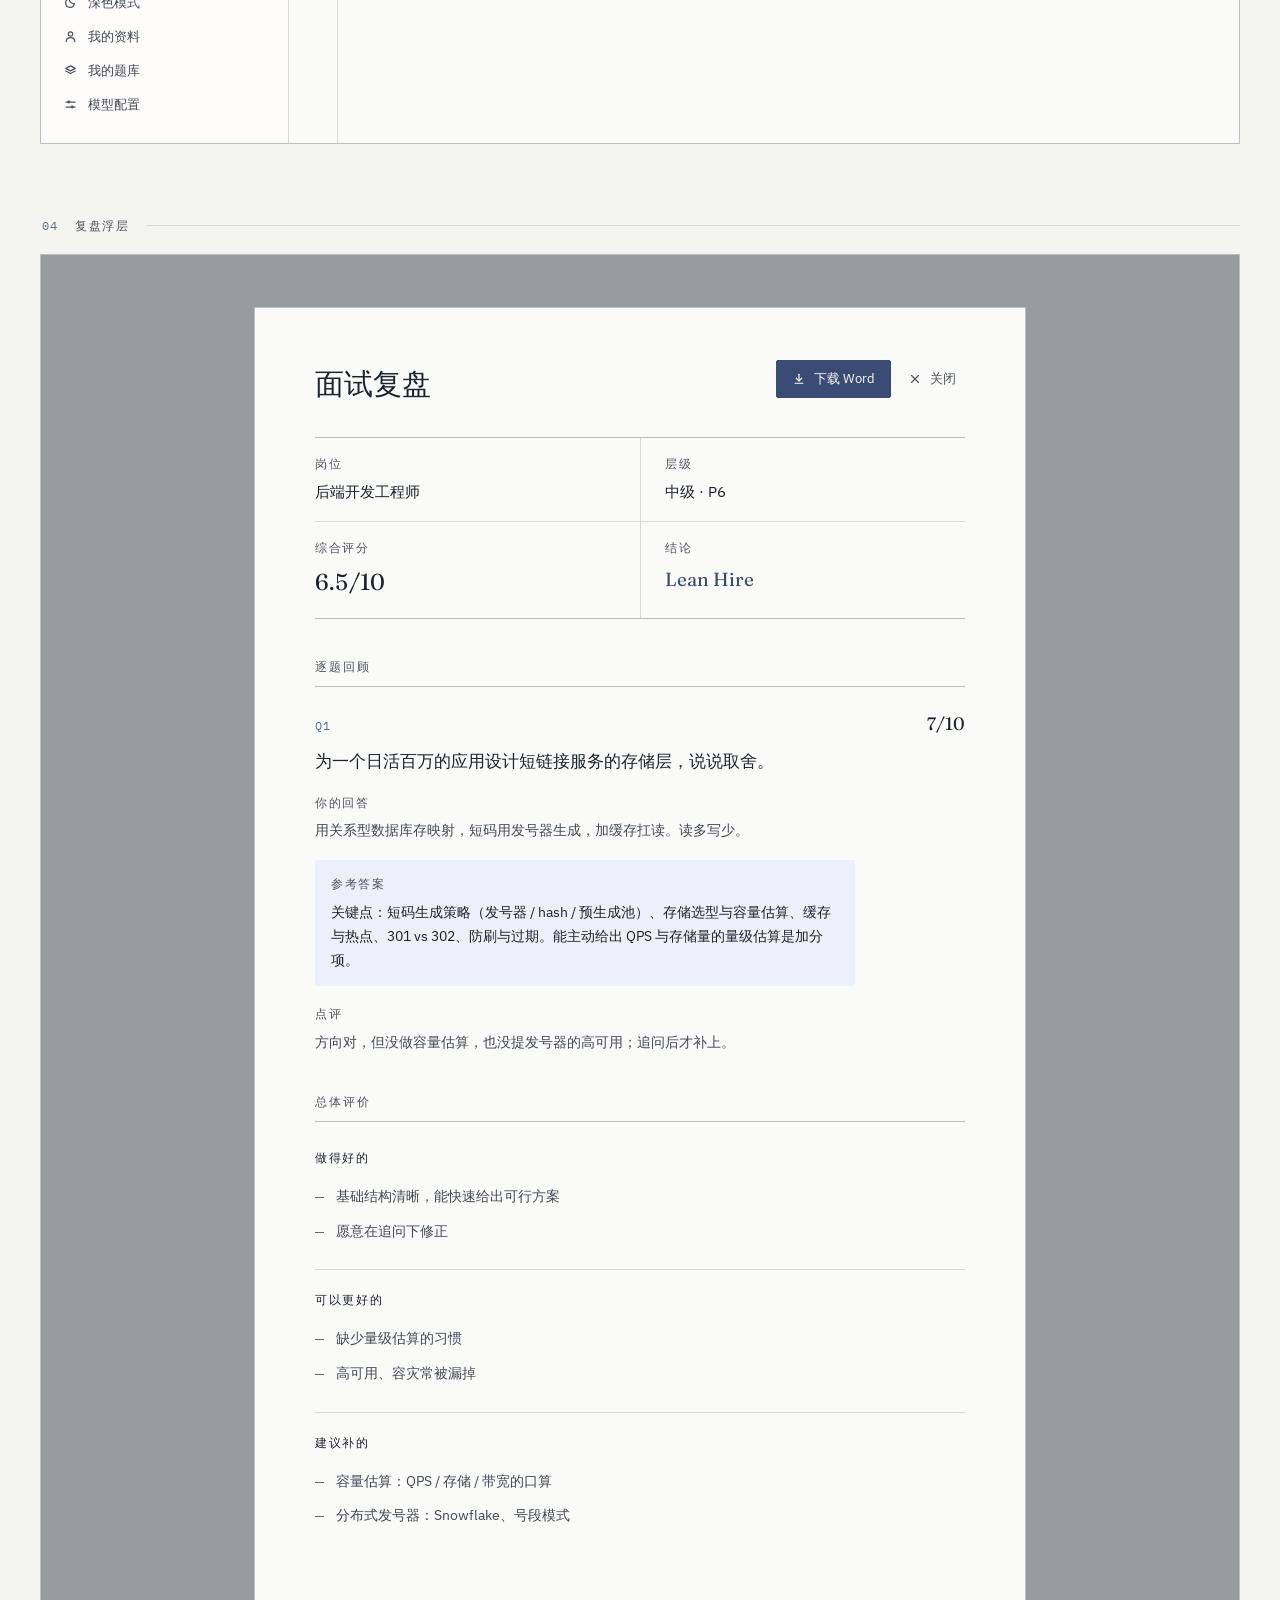
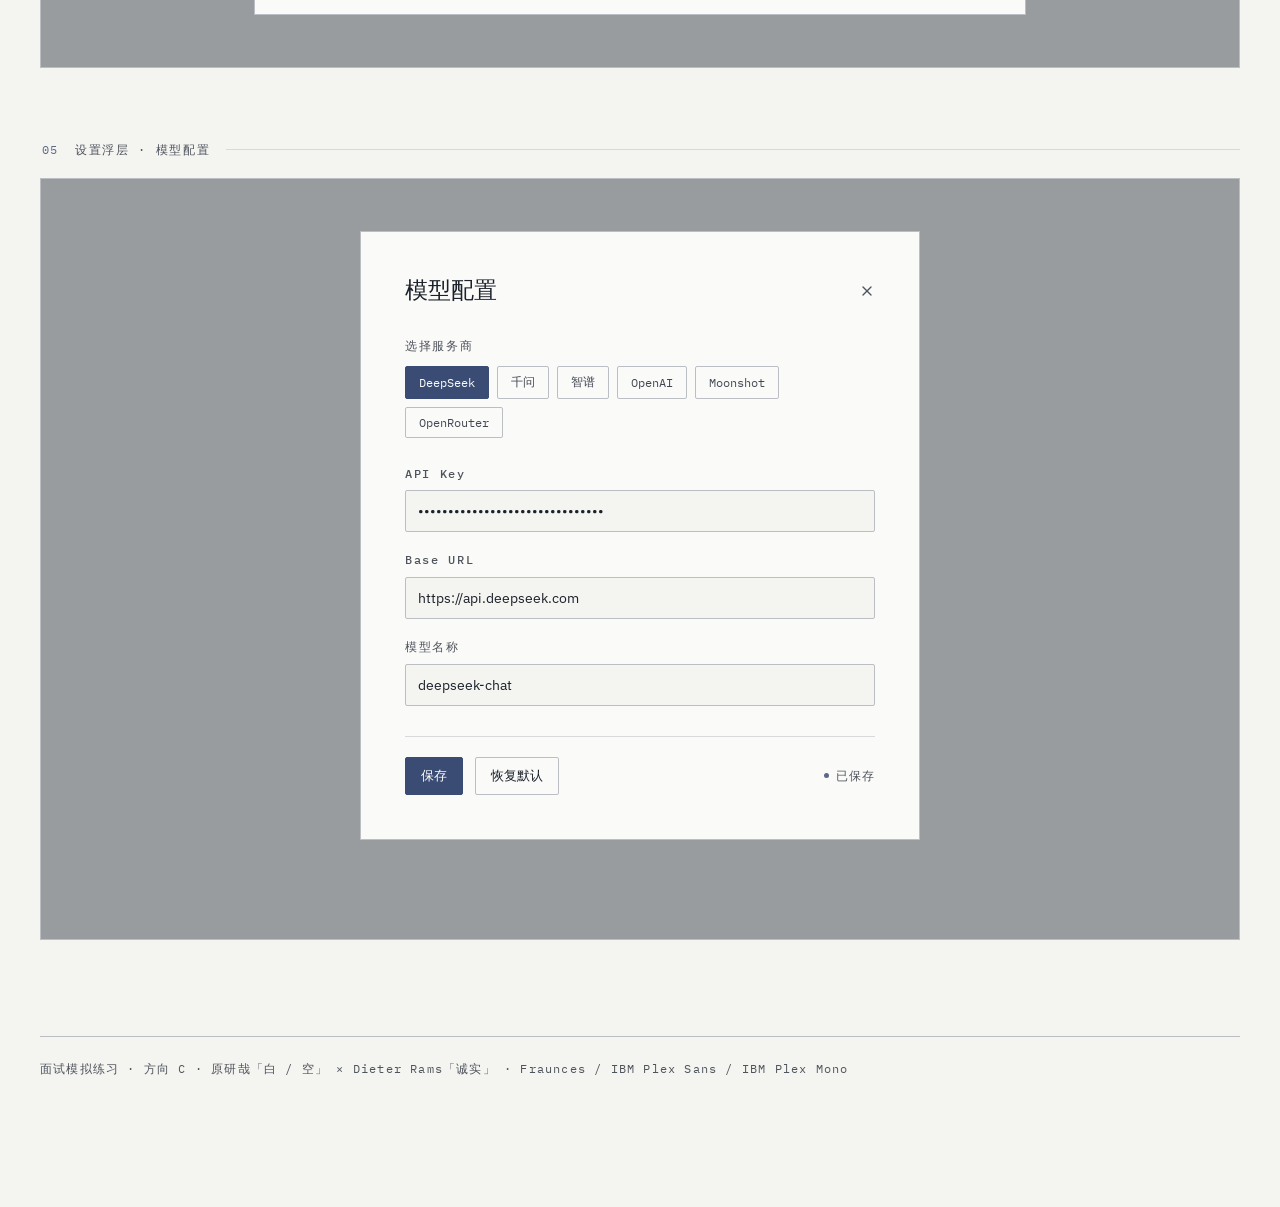
<file: design/huashu-3dir/C-hara-rams.html>
<!--
  方向 C — 面试模拟练习 · 前端全站高保真初稿
  ------------------------------------------------------------------
  设计师 / 哲学：以原研哉（Kenya Hara）的「白 / 空」为主，融 Dieter Rams
  的「诚实、少即是多」，版式结构取 Hoefler / Commercial Type 的
  「把字体本身当主结构」。
  一句话哲学：空不是空缺，是容器——留白把用户的注意力接住，让他只面对
  「这一问、这一答」，装饰一律不许上场。

  form（版式）来自内容的哪里：面试 =「一问一答的回合」+「结束后被记录、被打分」。
  · 主区做成一份「问答手稿 / 卷宗」：面试官的问题是带页边编号的卷宗条目
    （衬线、有权重、是被发问的一方），你的回答缩进其下（无衬线、平白口吻）；
    一条发丝基线自上而下贯穿，像手稿的行线，右上角常驻页边码。
  · 侧栏收成一列——器物般的克制，只有标签、读数和入口，没有一块多余底色。
  · 欢迎首屏是「上场前的排练厅」：一个大字锚点 + 大面积留白降压。
  · 复盘不是卡片墙，是一页有层级的「评估书」：meta 行 / 逐题回顾 / 总体评价，
    靠发丝线分节，参考答案用极浅靛色底与你的回答区分。
  · 设置浮层沿用同一套发丝线与等宽标签，功能可见、可恢复默认。

  选色论证：主色是低饱和的「墨 / 靛」oklch(0.42 0.07 265)，chroma ≤ 0.08——
  它是记录与批注的颜色（卷宗上的印与笔迹），沉稳、郑重、不施压；配暖白纸底
  oklch(0.985) 与发丝灰分隔，刻意避开现版赤陶橙的「教练亲和感」，换成
  「静、郑重、器物般精确」。

  字体：display = Fraunces（罗马正体，opsz 高，SOFT/WONK 0，编辑体的郑重，绝不斜体）；
  body / UI = IBM Plex Sans；标签 / 页边码 / 读数 = IBM Plex Mono。
  单文件、内联 CSS、可 file:// 双击打开。深色模式随系统，另可用侧栏「深色模式」切换。
  文案全部取自 SPEC，未编造任何统计 / 数字。
-->
<html lang="zh-CN">
<head>
<meta charset="UTF-8">
<meta name="viewport" content="width=device-width, initial-scale=1">
<title>方向 C · 静 / 郑重 / 器物般精确</title>
<link rel="preconnect" href="https://fonts.googleapis.com">
<link rel="preconnect" href="https://fonts.gstatic.com" crossorigin>
<link href="https://fonts.googleapis.com/css2?family=Fraunces:opsz,wght@9..144,400;9..144,500;9..144,600&family=IBM+Plex+Mono:wght@400;500&family=IBM+Plex+Sans:wght@400;500;600&display=swap" rel="stylesheet">
<style>
  /* ---------- tokens ---------- */
  :root{
    --paper:        oklch(0.985 0.002 90);
    --paper-sunk:   oklch(0.966 0.003 90);
    --paper-panel:  oklch(0.992 0.002 90);
    --ink:          oklch(0.25 0.02 262);
    --ink-soft:     oklch(0.40 0.02 262);
    --ink-faint:    oklch(0.445 0.015 262);
    --hairline:     oklch(0.885 0.005 262);
    --hairline-firm:oklch(0.80 0.006 262);
    --accent:       oklch(0.42 0.07 265);
    --accent-quiet: oklch(0.52 0.05 265);
    --accent-weak:  oklch(0.955 0.014 265);
    --on-accent:    oklch(0.99 0.002 90);
    --terminal:     oklch(0.46 0.09 25);
  }
  @media (prefers-color-scheme: dark){
    :root:not([data-theme="light"]){
      --paper:        oklch(0.195 0.010 265);
      --paper-sunk:   oklch(0.165 0.010 265);
      --paper-panel:  oklch(0.220 0.011 265);
      --ink:          oklch(0.935 0.010 265);
      --ink-soft:     oklch(0.760 0.012 265);
      --ink-faint:    oklch(0.610 0.012 265);
      --hairline:     oklch(0.320 0.012 265);
      --hairline-firm:oklch(0.400 0.014 265);
      --accent:       oklch(0.760 0.090 265);
      --accent-quiet: oklch(0.680 0.070 265);
      --accent-weak:  oklch(0.270 0.030 265);
      --on-accent:    oklch(0.165 0.010 265);
      --terminal:     oklch(0.720 0.110 28);
    }
  }
  :root[data-theme="dark"]{
    --paper:        oklch(0.195 0.010 265);
    --paper-sunk:   oklch(0.165 0.010 265);
    --paper-panel:  oklch(0.220 0.011 265);
    --ink:          oklch(0.935 0.010 265);
    --ink-soft:     oklch(0.760 0.012 265);
    --ink-faint:    oklch(0.610 0.012 265);
    --hairline:     oklch(0.320 0.012 265);
    --hairline-firm:oklch(0.400 0.014 265);
    --accent:       oklch(0.760 0.090 265);
    --accent-quiet: oklch(0.680 0.070 265);
    --accent-weak:  oklch(0.270 0.030 265);
    --on-accent:    oklch(0.165 0.010 265);
    --terminal:     oklch(0.720 0.110 28);
  }

  /* ---------- reset ---------- */
  *,*::before,*::after{ box-sizing:border-box; margin:0; padding:0; }
  html{ -webkit-text-size-adjust:100%; }
  body{
    background:var(--paper-sunk);
    color:var(--ink);
    font-family:'IBM Plex Sans','PingFang SC','Microsoft YaHei',system-ui,sans-serif;
    font-size:15px;
    line-height:1.65;
    -webkit-font-smoothing:antialiased;
    text-rendering:optimizeLegibility;
  }
  h1,h2,h3,h4{ font-style:normal !important; font-weight:400; letter-spacing:-0.005em; }
  button{ font-family:inherit; color:inherit; }
  textarea,input{ font-family:inherit; }
  ::selection{ background:var(--accent-weak); }

  .serif{ font-family:'Fraunces','Songti SC',Georgia,serif; font-optical-sizing:auto; font-style:normal; }
  .mono{ font-family:'IBM Plex Mono','SFMono-Regular',ui-monospace,monospace; }
  .label{
    font-family:'IBM Plex Mono',ui-monospace,monospace;
    font-size:12px; font-weight:500; letter-spacing:0.14em;
    color:var(--ink-faint); display:block;
  }

  /* ---------- page shell ---------- */
  .sheet{ max-width:1320px; margin:0 auto; padding:76px 40px 128px; }
  .masthead{ margin-bottom:80px; padding-left:2px; }
  .masthead .label{ margin-bottom:20px; }
  .masthead h1{
    font-family:'Fraunces',Georgia,serif; font-optical-sizing:auto;
    font-size:30px; line-height:1.28; color:var(--ink); max-width:24ch;
  }
  .masthead p{
    margin-top:16px; max-width:62ch; color:var(--ink-soft);
    font-size:14px; line-height:1.75;
  }
  .masthead .rule{ height:1px; background:var(--hairline-firm); margin-top:30px; }

  .screen{ margin-top:72px; }
  .screen:first-of-type{ margin-top:0; }
  .screen-cap{
    display:flex; align-items:baseline; gap:16px; margin-bottom:18px; padding-left:2px;
  }
  .screen-cap .n{
    font-family:'IBM Plex Mono',monospace; font-size:12px; letter-spacing:0.12em;
    color:var(--accent-quiet);
  }
  .screen-cap .t{
    font-family:'IBM Plex Mono',monospace; font-size:12px; letter-spacing:0.14em;
    color:var(--ink-faint);
  }
  .screen-cap .line{ flex:1; height:1px; background:var(--hairline); align-self:center; }

  .frame{
    border:1px solid var(--hairline-firm);
    background:var(--paper);
    overflow:hidden;
  }

  /* ---------- app grid ---------- */
  .app{ display:grid; grid-template-columns:248px 1fr; align-items:stretch; min-height:748px; }
  .app.tall{ min-height:868px; }

  /* ---------- sidebar ---------- */
  .side{
    border-right:1px solid var(--hairline);
    padding:26px 20px 22px;
    display:flex; flex-direction:column; gap:22px;
    background:var(--paper-panel);
  }
  .brand{ display:flex; flex-direction:column; gap:3px; }
  .brand .name{ font-family:'Fraunces',Georgia,serif; font-size:18px; color:var(--ink); letter-spacing:0.01em; }
  .brand .sub{ font-family:'IBM Plex Mono',monospace; font-size:12px; letter-spacing:0.16em; color:var(--ink-faint); }

  .side-new{
    display:flex; align-items:center; gap:9px; width:100%;
    padding:10px 12px; border:1px solid var(--hairline-firm); background:var(--paper);
    font-size:13px; color:var(--ink); cursor:pointer; border-radius:2px;
  }
  .side-new svg{ width:14px; height:14px; flex:none; }
  .side-new:hover{ border-color:var(--accent); color:var(--accent); }

  .grp{ display:flex; flex-direction:column; gap:9px; }
  .grp > .label{ margin-bottom:2px; }

  .hist{ display:flex; flex-direction:column; gap:3px; padding:1px 0; cursor:pointer; }
  .hist .h1{ font-size:13px; color:var(--ink); line-height:1.35; }
  .hist .h2{ font-size:12px; color:var(--ink-faint); line-height:1.4;
    white-space:nowrap; overflow:hidden; text-overflow:ellipsis; }
  .hist .h3{ font-family:'IBM Plex Mono',monospace; font-size:12px; letter-spacing:0.06em; color:var(--ink-faint); }
  .hist:hover .h1{ color:var(--accent); }

  .cmd{ display:flex; flex-direction:column; }
  .cmd button{
    text-align:left; background:none; border:0; cursor:pointer;
    padding:7px 0; font-size:13px; color:var(--ink-soft);
    border-top:1px solid var(--hairline);
    display:flex; align-items:center; justify-content:space-between;
  }
  .cmd button:first-child{ border-top:0; }
  .cmd button:hover{ color:var(--ink); }
  .cmd button .k{ font-family:'IBM Plex Mono',monospace; font-size:12px; color:var(--ink-faint); opacity:0; }
  .cmd button:hover .k{ opacity:1; }
  .cmd button.is-terminal{ color:var(--terminal); }

  .read{ display:flex; flex-direction:column; gap:8px; }
  .read .row{ display:flex; align-items:baseline; justify-content:space-between; }
  .read .row .rk{ font-family:'IBM Plex Mono',monospace; font-size:12px; letter-spacing:0.12em; color:var(--ink-faint); }
  .read .row .rv{ font-family:'IBM Plex Mono',monospace; font-size:15px; color:var(--ink); letter-spacing:0.02em; }

  .tools{ margin-top:auto; display:flex; flex-direction:column; gap:2px; padding-top:16px; border-top:1px solid var(--hairline); }
  .tools button{
    display:flex; align-items:center; gap:10px; background:none; border:0; cursor:pointer;
    padding:7px 2px; font-size:12.5px; color:var(--ink-soft);
  }
  .tools button svg{ width:15px; height:15px; flex:none; color:var(--ink-faint); }
  .tools button:hover{ color:var(--ink); }
  .tools button:hover svg{ color:var(--accent); }

  /* ---------- main region ---------- */
  .main{ position:relative; padding:56px 76px 40px 96px; }
  .main::before{
    content:""; position:absolute; left:48px; top:0; bottom:0;
    width:1px; background:var(--hairline);
  }
  .folio{
    position:absolute; top:22px; right:26px;
    font-family:'IBM Plex Mono',monospace; font-size:12px; letter-spacing:0.14em;
    color:var(--ink-faint);
  }

  /* screen 1 — empty main note */
  .main-idle{ display:flex; align-items:center; min-height:640px; }
  .main-idle p{
    font-family:'IBM Plex Mono',monospace; font-size:12px; line-height:2; letter-spacing:0.08em;
    color:var(--ink-faint); max-width:34ch;
  }

  /* ---------- welcome ---------- */
  .welcome{ padding-top:40px; max-width:53ch; }
  .welcome .over{
    font-family:'IBM Plex Mono',monospace; font-size:12px; letter-spacing:0.22em;
    color:var(--accent-quiet); margin-bottom:26px;
  }
  .welcome h2{
    font-family:'Fraunces',Georgia,serif; font-optical-sizing:auto;
    font-size:47px; line-height:1.16; color:var(--ink); letter-spacing:-0.01em;
  }
  .welcome .lead{
    margin-top:26px; font-size:16.5px; line-height:1.78; color:var(--ink-soft); max-width:44ch;
  }
  .welcome .cta{
    margin-top:40px;
    display:inline-flex; align-items:center; gap:10px;
    padding:15px 26px; background:var(--accent); color:var(--on-accent);
    border:1px solid var(--accent); border-radius:2px; cursor:pointer;
    font-size:14px; letter-spacing:0.02em;
  }
  .welcome .cta svg{ width:16px; height:16px; }
  .welcome .caps{
    margin-top:56px; padding-top:20px; border-top:1px solid var(--hairline);
    font-family:'IBM Plex Mono',monospace; font-size:12px; letter-spacing:0.04em;
    color:var(--ink-faint); line-height:2;
  }

  /* ---------- chat / manuscript ---------- */
  .thread{ max-width:60ch; }
  .turn{ position:relative; }
  .turn .marker{
    position:absolute; left:-52px; top:2px;
    font-family:'IBM Plex Mono',monospace; font-size:12px; letter-spacing:0.1em;
    color:var(--ink-faint); text-align:right; width:36px;
  }
  .turn-q{ margin-bottom:22px; }
  .turn-q .role{
    font-family:'IBM Plex Mono',monospace; font-size:12px; letter-spacing:0.16em;
    color:var(--accent-quiet); margin-bottom:9px;
  }
  .turn-q .say{
    font-family:'Fraunces',Georgia,serif; font-optical-sizing:auto;
    font-size:20px; line-height:1.58; color:var(--ink);
  }
  .turn-a{ margin:0 0 38px 26px; padding-left:22px; border-left:1px solid var(--hairline-firm); }
  .turn-a .role{
    font-family:'IBM Plex Mono',monospace; font-size:12px; letter-spacing:0.16em;
    color:var(--ink-faint); margin-bottom:8px;
  }
  .turn-a .say{ font-size:15px; line-height:1.72; color:var(--ink-soft); }

  .composer{
    margin-top:36px; max-width:64ch;
    border-top:1px solid var(--hairline-firm); padding-top:20px;
  }
  .composer .box{
    display:flex; align-items:flex-end; gap:12px;
    border:1px solid var(--hairline-firm); background:var(--paper-panel);
    border-radius:2px; padding:12px 12px 12px 14px;
  }
  .composer textarea{
    flex:1; border:0; background:none; resize:none; color:var(--ink);
    font-size:14.5px; line-height:1.6; min-height:44px; outline:none;
  }
  .composer textarea::placeholder{ color:var(--ink-faint); }
  .composer .icon-btn{
    flex:none; width:34px; height:34px; display:grid; place-items:center;
    border:1px solid var(--hairline-firm); background:var(--paper); border-radius:2px; cursor:pointer;
  }
  .composer .icon-btn svg{ width:16px; height:16px; color:var(--ink-soft); }
  .composer .send{ background:var(--accent); border-color:var(--accent); }
  .composer .send svg{ color:var(--on-accent); }
  .composer .hint{
    margin-top:11px; font-family:'IBM Plex Mono',monospace; font-size:12px; letter-spacing:0.06em;
    color:var(--ink-faint);
  }

  /* ---------- overlay screens ---------- */
  .stage{
    position:relative; background:var(--paper-sunk);
    padding:52px; min-height:760px;
    display:flex; align-items:flex-start; justify-content:center;
  }
  .stage::before{
    content:""; position:absolute; inset:0;
    background:color-mix(in oklch, var(--ink) 42%, transparent);
  }
  @supports not (background: color-mix(in oklch, red, blue)){
    .stage::before{ background:rgba(40,44,62,0.42); }
  }

  /* ---------- review document ---------- */
  .doc{
    position:relative; width:100%; max-width:772px;
    background:var(--paper); border:1px solid var(--hairline-firm);
    padding:52px 60px 60px;
  }
  .doc-head{ display:flex; align-items:flex-start; justify-content:space-between; gap:24px; }
  .doc-head h2{
    font-family:'Fraunces',Georgia,serif; font-optical-sizing:auto;
    font-size:29px; color:var(--ink);
  }
  .doc-head .acts{ display:flex; align-items:center; gap:8px; flex:none; }
  .btn{
    display:inline-flex; align-items:center; gap:8px;
    padding:9px 15px; border:1px solid var(--hairline-firm); background:var(--paper);
    font-size:12.5px; color:var(--ink); border-radius:2px; cursor:pointer;
  }
  .btn svg{ width:14px; height:14px; }
  .btn--accent{ background:var(--accent); border-color:var(--accent); color:var(--on-accent); }
  .btn--ghost{ border-color:transparent; padding:9px 8px; color:var(--ink-faint); }
  .btn--ghost:hover{ color:var(--ink); }

  .meta{
    margin-top:30px; border-top:1px solid var(--hairline-firm);
    border-bottom:1px solid var(--hairline-firm);
    display:grid; grid-template-columns:1fr 1fr;
  }
  .meta .cell{ padding:16px 0; border-bottom:1px solid var(--hairline); }
  .meta .cell:nth-child(1),.meta .cell:nth-child(2){ }
  .meta .cell:nth-last-child(1),.meta .cell:nth-last-child(2){ border-bottom:0; }
  .meta .cell:nth-child(odd){ padding-right:24px; }
  .meta .cell:nth-child(even){ padding-left:24px; border-left:1px solid var(--hairline); }
  .meta .mk{ font-family:'IBM Plex Mono',monospace; font-size:12px; letter-spacing:0.14em; color:var(--ink-faint); }
  .meta .mv{ margin-top:6px; font-size:15px; color:var(--ink); }
  .meta .mv.score{ font-family:'Fraunces',Georgia,serif; font-size:23px; letter-spacing:0.01em; }
  .meta .mv.verdict{ font-family:'Fraunces',Georgia,serif; font-size:19px; color:var(--accent); }

  .sec-label{
    margin-top:38px; padding-bottom:9px; border-bottom:1px solid var(--hairline-firm);
    font-family:'IBM Plex Mono',monospace; font-size:12px; letter-spacing:0.18em; color:var(--ink-faint);
  }

  .qitem{ padding-top:22px; }
  .qitem .qtop{ display:flex; align-items:baseline; justify-content:space-between; gap:16px; }
  .qitem .qid{ font-family:'IBM Plex Mono',monospace; font-size:12px; letter-spacing:0.1em; color:var(--accent-quiet); }
  .qitem .qsc{ font-family:'Fraunces',Georgia,serif; font-size:18px; color:var(--ink); }
  .qitem .qstem{
    margin-top:10px; font-family:'Fraunces',Georgia,serif; font-optical-sizing:auto;
    font-size:17px; line-height:1.55; color:var(--ink); max-width:58ch;
  }
  .qblock{ margin-top:18px; max-width:60ch; }
  .qblock .bk{ font-family:'IBM Plex Mono',monospace; font-size:12px; letter-spacing:0.14em; color:var(--ink-faint); margin-bottom:6px; }
  .qblock .bv{ font-size:14px; line-height:1.72; color:var(--ink-soft); }
  .qblock.ref{ background:var(--accent-weak); border-radius:2px; padding:14px 16px; }
  .qblock.ref .bv{ color:var(--ink); }

  .assess{ margin-top:6px; }
  .assess .ab{ padding:20px 0; border-bottom:1px solid var(--hairline); }
  .assess .ab:last-child{ border-bottom:0; }
  .assess .ak{ font-family:'IBM Plex Mono',monospace; font-size:12px; letter-spacing:0.14em; color:var(--ink); margin-bottom:12px; }
  .assess .ai{ display:flex; gap:12px; padding:5px 0; max-width:58ch; }
  .assess .ai .d{ color:var(--accent-quiet); font-family:'IBM Plex Mono',monospace; flex:none; }
  .assess .ai .x{ font-size:14px; line-height:1.62; color:var(--ink-soft); }

  /* ---------- settings ---------- */
  .panel{
    position:relative; width:100%; max-width:560px;
    background:var(--paper); border:1px solid var(--hairline-firm);
    padding:40px 44px 44px;
  }
  .panel-head{ display:flex; align-items:center; justify-content:space-between; }
  .panel-head h2{ font-family:'Fraunces',Georgia,serif; font-size:23px; color:var(--ink); }
  .panel-head .x{ background:none; border:0; cursor:pointer; color:var(--ink-faint); display:grid; place-items:center; }
  .panel-head .x svg{ width:16px; height:16px; }

  .fld{ margin-top:26px; }
  .fld > .label{ margin-bottom:10px; }
  .chips{ display:flex; flex-wrap:wrap; gap:8px; }
  .chip{
    font-family:'IBM Plex Mono',monospace; font-size:12px;
    padding:7px 13px; border:1px solid var(--hairline-firm); background:var(--paper);
    color:var(--ink-soft); border-radius:2px; cursor:pointer;
  }
  .chip.is-active{ background:var(--accent); border-color:var(--accent); color:var(--on-accent); }

  .inp{ margin-top:18px; }
  .inp label{ margin-bottom:7px; }
  .inp input{
    width:100%; padding:11px 12px; font-size:14px;
    border:1px solid var(--hairline-firm); background:var(--paper-sunk); color:var(--ink);
    border-radius:2px; outline:none;
  }
  .inp input:focus{ border-color:var(--accent); }
  .inp input::placeholder{ color:var(--ink-faint); }

  .panel-foot{
    margin-top:30px; padding-top:20px; border-top:1px solid var(--hairline);
    display:flex; align-items:center; gap:12px;
  }
  .panel-foot .status{
    margin-left:auto; display:flex; align-items:center; gap:7px;
    font-family:'IBM Plex Mono',monospace; font-size:12px; letter-spacing:0.08em; color:var(--ink-faint);
  }
  .panel-foot .status .dot{ width:5px; height:5px; border-radius:50%; background:var(--accent-quiet); }

  .foot{
    margin-top:96px; padding-top:22px; border-top:1px solid var(--hairline-firm);
    font-family:'IBM Plex Mono',monospace; font-size:12px; letter-spacing:0.1em; color:var(--ink-faint);
  }
</style>
</head>
<body>
<div class="sheet">

  <header class="masthead">
    <span class="label">面试模拟练习 · 前端全站高保真初稿</span>
    <h1 class="serif">方向 C — 静、郑重、器物般精确</h1>
    <p>一个人紧张地、独自地被 AI 面试官发问和打分。界面把注意力接住，让他只面对「这一问、这一答」；结束的复盘是一份值得留存的评估书。母题：问答手稿 / 卷宗。</p>
    <div class="rule"></div>
  </header>

  <!-- ============ 屏 01 · 侧栏 ============ -->
  <section class="screen">
    <div class="screen-cap">
      <span class="n">01</span><span class="t">侧栏 · 常驻左栏</span><span class="line"></span>
    </div>
    <div class="frame">
      <div class="app tall">
        <aside class="side" id="side-1">
          <div class="brand">
            <span class="name">面试模拟</span>
            <span class="sub">练习模式</span>
          </div>
          <button class="side-new">
            <svg viewBox="0 0 18 18" fill="none" stroke="currentColor" stroke-width="1.5" stroke-linecap="round"><line x1="9" y1="3.5" x2="9" y2="14.5"/><line x1="3.5" y1="9" x2="14.5" y2="9"/></svg>
            新的一场
          </button>

          <div class="grp">
            <span class="label">历史记录</span>
            <div class="hist">
              <span class="h1">后端开发工程师</span>
              <span class="h2">面这个岗位练一下</span>
              <span class="h3">刚刚 · 3 轮</span>
            </div>
            <div class="hist">
              <span class="h1">数据分析师</span>
              <span class="h3">2 小时前 · 8 轮</span>
            </div>
          </div>

          <div class="grp">
            <span class="label">面试中可用</span>
            <div class="cmd">
              <button><span>要一个提示</span><span class="k">hint</span></button>
              <button><span>跳过这题</span><span class="k">skip</span></button>
              <button><span>看参考答案</span><span class="k">explain</span></button>
              <button><span>看当前评分</span><span class="k">score</span></button>
              <button><span>加大难度</span><span class="k">harder</span></button>
              <button><span>降低难度</span><span class="k">easier</span></button>
              <button class="is-terminal"><span>结束面试</span><span class="k">end</span></button>
            </div>
          </div>

          <div class="grp">
            <span class="label">这场面试</span>
            <div class="read">
              <div class="row"><span class="rk">用时</span><span class="rv">12:34</span></div>
              <div class="row"><span class="rk">已答</span><span class="rv">5</span></div>
            </div>
          </div>

          <div class="tools">
            <button>
              <svg viewBox="0 0 18 18" fill="none" stroke="currentColor" stroke-width="1.5" stroke-linecap="round" stroke-linejoin="round"><path d="M3 7v4h2.5L9 14V4L5.5 7H3z"/><path d="M11.5 6.5a3 3 0 0 1 0 5"/></svg>
              语音播报
            </button>
            <button>
              <svg viewBox="0 0 18 18" fill="none" stroke="currentColor" stroke-width="1.5" stroke-linecap="round" stroke-linejoin="round"><path d="M13.6 10.3A5.2 5.2 0 0 1 7.7 4.4a5.2 5.2 0 1 0 5.9 5.9z"/></svg>
              深色模式
            </button>
            <button>
              <svg viewBox="0 0 18 18" fill="none" stroke="currentColor" stroke-width="1.5" stroke-linecap="round" stroke-linejoin="round"><circle cx="9" cy="6" r="2.6"/><path d="M4 15c0-2.9 2.2-4.6 5-4.6s5 1.7 5 4.6"/></svg>
              我的资料
            </button>
            <button>
              <svg viewBox="0 0 18 18" fill="none" stroke="currentColor" stroke-width="1.5" stroke-linecap="round" stroke-linejoin="round"><path d="M9 3.4l5.6 3L9 9.4 3.4 6.4 9 3.4z"/><path d="M3.4 9.6L9 12.6l5.6-3"/></svg>
              我的题库
            </button>
            <button>
              <svg viewBox="0 0 18 18" fill="none" stroke="currentColor" stroke-width="1.5" stroke-linecap="round"><line x1="3.5" y1="6" x2="14.5" y2="6"/><line x1="3.5" y1="12" x2="14.5" y2="12"/><circle cx="7" cy="6" r="1.7" fill="currentColor" stroke="none"/><circle cx="11" cy="12" r="1.7" fill="currentColor" stroke="none"/></svg>
              模型配置
            </button>
          </div>
        </aside>

        <div class="main">
          <span class="folio">面试模拟 / 00</span>
          <div class="main-idle">
            <p>主区随会话状态切换 —— 未开始见 屏 02，进行中见 屏 03。侧栏常驻不变。</p>
          </div>
        </div>
      </div>
    </div>
  </section>

  <!-- ============ 屏 02 · 欢迎首屏 ============ -->
  <section class="screen">
    <div class="screen-cap">
      <span class="n">02</span><span class="t">欢迎首屏 · 会话未开始</span><span class="line"></span>
    </div>
    <div class="frame">
      <div class="app">
        <aside class="side">
          <div class="brand">
            <span class="name">面试模拟</span>
            <span class="sub">练习模式</span>
          </div>
          <button class="side-new">
            <svg viewBox="0 0 18 18" fill="none" stroke="currentColor" stroke-width="1.5" stroke-linecap="round"><line x1="9" y1="3.5" x2="9" y2="14.5"/><line x1="3.5" y1="9" x2="14.5" y2="9"/></svg>
            新的一场
          </button>
          <div class="grp">
            <span class="label">历史记录</span>
            <div class="hist">
              <span class="h1">后端开发工程师</span>
              <span class="h2">面这个岗位练一下</span>
              <span class="h3">刚刚 · 3 轮</span>
            </div>
            <div class="hist">
              <span class="h1">数据分析师</span>
              <span class="h3">2 小时前 · 8 轮</span>
            </div>
          </div>
          <div class="grp">
            <span class="label">面试中可用</span>
            <div class="cmd">
              <button><span>要一个提示</span><span class="k">hint</span></button>
              <button><span>跳过这题</span><span class="k">skip</span></button>
              <button><span>看参考答案</span><span class="k">explain</span></button>
              <button><span>看当前评分</span><span class="k">score</span></button>
              <button><span>加大难度</span><span class="k">harder</span></button>
              <button><span>降低难度</span><span class="k">easier</span></button>
              <button class="is-terminal"><span>结束面试</span><span class="k">end</span></button>
            </div>
          </div>
          <div class="grp">
            <span class="label">这场面试</span>
            <div class="read">
              <div class="row"><span class="rk">用时</span><span class="rv">--:--</span></div>
              <div class="row"><span class="rk">已答</span><span class="rv">0</span></div>
            </div>
          </div>
          <div class="tools">
            <button><svg viewBox="0 0 18 18" fill="none" stroke="currentColor" stroke-width="1.5" stroke-linecap="round" stroke-linejoin="round"><path d="M3 7v4h2.5L9 14V4L5.5 7H3z"/><path d="M11.5 6.5a3 3 0 0 1 0 5"/></svg>语音播报</button>
            <button><svg viewBox="0 0 18 18" fill="none" stroke="currentColor" stroke-width="1.5" stroke-linecap="round" stroke-linejoin="round"><path d="M13.6 10.3A5.2 5.2 0 0 1 7.7 4.4a5.2 5.2 0 1 0 5.9 5.9z"/></svg>深色模式</button>
            <button><svg viewBox="0 0 18 18" fill="none" stroke="currentColor" stroke-width="1.5" stroke-linecap="round" stroke-linejoin="round"><circle cx="9" cy="6" r="2.6"/><path d="M4 15c0-2.9 2.2-4.6 5-4.6s5 1.7 5 4.6"/></svg>我的资料</button>
            <button><svg viewBox="0 0 18 18" fill="none" stroke="currentColor" stroke-width="1.5" stroke-linecap="round" stroke-linejoin="round"><path d="M9 3.4l5.6 3L9 9.4 3.4 6.4 9 3.4z"/><path d="M3.4 9.6L9 12.6l5.6-3"/></svg>我的题库</button>
            <button><svg viewBox="0 0 18 18" fill="none" stroke="currentColor" stroke-width="1.5" stroke-linecap="round"><line x1="3.5" y1="6" x2="14.5" y2="6"/><line x1="3.5" y1="12" x2="14.5" y2="12"/><circle cx="7" cy="6" r="1.7" fill="currentColor" stroke="none"/><circle cx="11" cy="12" r="1.7" fill="currentColor" stroke="none"/></svg>模型配置</button>
          </div>
        </aside>

        <div class="main">
          <span class="folio">面试模拟 / 起</span>
          <div class="welcome">
            <div class="over">练习，然后再上场</div>
            <h2 class="serif">把面试当练习，一题一题过。</h2>
            <p class="lead">选好岗位和级别，面试官逐题发问、当场点评；结束后给你一份带参考答案和评分的完整复盘。</p>
            <button class="cta">
              开始面试
              <svg viewBox="0 0 18 18" fill="none" stroke="currentColor" stroke-width="1.5" stroke-linecap="round" stroke-linejoin="round"><line x1="3.5" y1="9" x2="13.5" y2="9"/><path d="M10 5.5l4 3.5-4 3.5"/></svg>
            </button>
            <div class="caps">语音或打字作答 · 逐题评分 · 随时要提示或跳过 · 结束出复盘</div>
          </div>
        </div>
      </div>
    </div>
  </section>

  <!-- ============ 屏 03 · 面试进行中 ============ -->
  <section class="screen">
    <div class="screen-cap">
      <span class="n">03</span><span class="t">面试进行中</span><span class="line"></span>
    </div>
    <div class="frame">
      <div class="app tall">
        <aside class="side">
          <div class="brand">
            <span class="name">面试模拟</span>
            <span class="sub">进行中</span>
          </div>
          <button class="side-new">
            <svg viewBox="0 0 18 18" fill="none" stroke="currentColor" stroke-width="1.5" stroke-linecap="round"><line x1="9" y1="3.5" x2="9" y2="14.5"/><line x1="3.5" y1="9" x2="14.5" y2="9"/></svg>
            新的一场
          </button>
          <div class="grp">
            <span class="label">面试中可用</span>
            <div class="cmd">
              <button><span>要一个提示</span><span class="k">hint</span></button>
              <button><span>跳过这题</span><span class="k">skip</span></button>
              <button><span>看参考答案</span><span class="k">explain</span></button>
              <button><span>看当前评分</span><span class="k">score</span></button>
              <button><span>加大难度</span><span class="k">harder</span></button>
              <button><span>降低难度</span><span class="k">easier</span></button>
              <button class="is-terminal"><span>结束面试</span><span class="k">end</span></button>
            </div>
          </div>
          <div class="grp">
            <span class="label">这场面试</span>
            <div class="read">
              <div class="row"><span class="rk">用时</span><span class="rv">12:34</span></div>
              <div class="row"><span class="rk">已答</span><span class="rv">5</span></div>
            </div>
          </div>
          <div class="grp">
            <span class="label">历史记录</span>
            <div class="hist">
              <span class="h1">数据分析师</span>
              <span class="h3">2 小时前 · 8 轮</span>
            </div>
          </div>
          <div class="tools">
            <button><svg viewBox="0 0 18 18" fill="none" stroke="currentColor" stroke-width="1.5" stroke-linecap="round" stroke-linejoin="round"><path d="M3 7v4h2.5L9 14V4L5.5 7H3z"/><path d="M11.5 6.5a3 3 0 0 1 0 5"/></svg>语音播报</button>
            <button><svg viewBox="0 0 18 18" fill="none" stroke="currentColor" stroke-width="1.5" stroke-linecap="round" stroke-linejoin="round"><path d="M13.6 10.3A5.2 5.2 0 0 1 7.7 4.4a5.2 5.2 0 1 0 5.9 5.9z"/></svg>深色模式</button>
            <button><svg viewBox="0 0 18 18" fill="none" stroke="currentColor" stroke-width="1.5" stroke-linecap="round" stroke-linejoin="round"><circle cx="9" cy="6" r="2.6"/><path d="M4 15c0-2.9 2.2-4.6 5-4.6s5 1.7 5 4.6"/></svg>我的资料</button>
            <button><svg viewBox="0 0 18 18" fill="none" stroke="currentColor" stroke-width="1.5" stroke-linecap="round" stroke-linejoin="round"><path d="M9 3.4l5.6 3L9 9.4 3.4 6.4 9 3.4z"/><path d="M3.4 9.6L9 12.6l5.6-3"/></svg>我的题库</button>
            <button><svg viewBox="0 0 18 18" fill="none" stroke="currentColor" stroke-width="1.5" stroke-linecap="round"><line x1="3.5" y1="6" x2="14.5" y2="6"/><line x1="3.5" y1="12" x2="14.5" y2="12"/><circle cx="7" cy="6" r="1.7" fill="currentColor" stroke="none"/><circle cx="11" cy="12" r="1.7" fill="currentColor" stroke="none"/></svg>模型配置</button>
          </div>
        </aside>

        <div class="main">
          <span class="folio">面试模拟 / 03</span>
          <div class="thread">

            <div class="turn turn-q">
              <span class="marker">问 01</span>
              <div class="role">面试官</div>
              <div class="say serif">我们先从系统设计聊起。为一个日活百万的应用设计短链接服务的存储层，说说你的取舍。</div>
            </div>
            <div class="turn turn-a">
              <span class="marker">答</span>
              <div class="role">你</div>
              <div class="say">先用关系型数据库存 长链 → 短码 的映射，短码用发号器生成，再加一层缓存扛读。写入量不大，读多写少。</div>
            </div>

            <div class="turn turn-q">
              <span class="marker">问 02</span>
              <div class="role">面试官</div>
              <div class="say serif">那发号器怎么保证高可用？如果它挂了，整个写入链路就断了。有没有备选方案？</div>
            </div>
            <div class="turn turn-a">
              <span class="marker">答</span>
              <div class="role">你</div>
              <div class="say">可以给发号器做主备切换，或者用号段模式——每个实例一次领一批 ID 段，本地发完再来领；这样即使中心节点短时间不可用，已经领到段的实例还能继续写。</div>
            </div>

          </div>

          <div class="composer">
            <div class="box">
              <textarea rows="2" placeholder="写下你的回答，或点麦克风口述"></textarea>
              <button class="icon-btn" aria-label="麦克风">
                <svg viewBox="0 0 18 18" fill="none" stroke="currentColor" stroke-width="1.5" stroke-linecap="round" stroke-linejoin="round"><rect x="6.5" y="2.5" width="5" height="9" rx="2.5"/><path d="M4 9a5 5 0 0 0 10 0"/><line x1="9" y1="14" x2="9" y2="16"/></svg>
              </button>
              <button class="icon-btn send" aria-label="发送">
                <svg viewBox="0 0 18 18" fill="none" stroke="currentColor" stroke-width="1.5" stroke-linecap="round" stroke-linejoin="round"><line x1="3.5" y1="9" x2="13.5" y2="9"/><path d="M10 5.5l4 3.5-4 3.5"/></svg>
              </button>
            </div>
            <div class="hint">Enter 发送 · Shift + Enter 换行</div>
          </div>
        </div>
      </div>
    </div>
  </section>

  <!-- ============ 屏 04 · 复盘浮层 ============ -->
  <section class="screen">
    <div class="screen-cap">
      <span class="n">04</span><span class="t">复盘浮层</span><span class="line"></span>
    </div>
    <div class="frame">
      <div class="stage">
        <div class="doc">
          <div class="doc-head">
            <h2 class="serif">面试复盘</h2>
            <div class="acts">
              <button class="btn btn--accent">
                <svg viewBox="0 0 18 18" fill="none" stroke="currentColor" stroke-width="1.5" stroke-linecap="round" stroke-linejoin="round"><line x1="9" y1="3" x2="9" y2="11.5"/><path d="M5.5 8L9 11.5 12.5 8"/><line x1="4" y1="14.5" x2="14" y2="14.5"/></svg>
                下载 Word
              </button>
              <button class="btn btn--ghost">
                <svg viewBox="0 0 18 18" fill="none" stroke="currentColor" stroke-width="1.5" stroke-linecap="round"><line x1="4.5" y1="4.5" x2="13.5" y2="13.5"/><line x1="13.5" y1="4.5" x2="4.5" y2="13.5"/></svg>
                关闭
              </button>
            </div>
          </div>

          <div class="meta">
            <div class="cell"><div class="mk">岗位</div><div class="mv">后端开发工程师</div></div>
            <div class="cell"><div class="mk">层级</div><div class="mv">中级 · P6</div></div>
            <div class="cell"><div class="mk">综合评分</div><div class="mv score">6.5/10</div></div>
            <div class="cell"><div class="mk">结论</div><div class="mv verdict">Lean Hire</div></div>
          </div>

          <div class="sec-label">逐题回顾</div>
          <div class="qitem">
            <div class="qtop">
              <span class="qid">Q1</span>
              <span class="qsc">7/10</span>
            </div>
            <div class="qstem serif">为一个日活百万的应用设计短链接服务的存储层，说说取舍。</div>

            <div class="qblock">
              <div class="bk">你的回答</div>
              <div class="bv">用关系型数据库存映射，短码用发号器生成，加缓存扛读。读多写少。</div>
            </div>
            <div class="qblock ref">
              <div class="bk">参考答案</div>
              <div class="bv">关键点：短码生成策略（发号器 / hash / 预生成池）、存储选型与容量估算、缓存与热点、301 vs 302、防刷与过期。能主动给出 QPS 与存储量的量级估算是加分项。</div>
            </div>
            <div class="qblock">
              <div class="bk">点评</div>
              <div class="bv">方向对，但没做容量估算，也没提发号器的高可用；追问后才补上。</div>
            </div>
          </div>

          <div class="sec-label">总体评价</div>
          <div class="assess">
            <div class="ab">
              <div class="ak">做得好的</div>
              <div class="ai"><span class="d">—</span><span class="x">基础结构清晰，能快速给出可行方案</span></div>
              <div class="ai"><span class="d">—</span><span class="x">愿意在追问下修正</span></div>
            </div>
            <div class="ab">
              <div class="ak">可以更好的</div>
              <div class="ai"><span class="d">—</span><span class="x">缺少量级估算的习惯</span></div>
              <div class="ai"><span class="d">—</span><span class="x">高可用、容灾常被漏掉</span></div>
            </div>
            <div class="ab">
              <div class="ak">建议补的</div>
              <div class="ai"><span class="d">—</span><span class="x">容量估算：QPS / 存储 / 带宽的口算</span></div>
              <div class="ai"><span class="d">—</span><span class="x">分布式发号器：Snowflake、号段模式</span></div>
            </div>
          </div>
        </div>
      </div>
    </div>
  </section>

  <!-- ============ 屏 05 · 设置浮层 ============ -->
  <section class="screen">
    <div class="screen-cap">
      <span class="n">05</span><span class="t">设置浮层 · 模型配置</span><span class="line"></span>
    </div>
    <div class="frame">
      <div class="stage">
        <div class="panel">
          <div class="panel-head">
            <h2 class="serif">模型配置</h2>
            <button class="x" aria-label="关闭">
              <svg viewBox="0 0 18 18" fill="none" stroke="currentColor" stroke-width="1.5" stroke-linecap="round"><line x1="4.5" y1="4.5" x2="13.5" y2="13.5"/><line x1="13.5" y1="4.5" x2="4.5" y2="13.5"/></svg>
            </button>
          </div>

          <div class="fld">
            <span class="label">选择服务商</span>
            <div class="chips" id="chips">
              <button class="chip is-active">DeepSeek</button>
              <button class="chip">千问</button>
              <button class="chip">智谱</button>
              <button class="chip">OpenAI</button>
              <button class="chip">Moonshot</button>
              <button class="chip">OpenRouter</button>
            </div>
          </div>

          <div class="fld">
            <div class="inp">
              <label class="label">API Key</label>
              <input type="password" value="sk-0000000000000000000000000000" spellcheck="false">
            </div>
            <div class="inp">
              <label class="label">Base URL</label>
              <input type="text" value="https://api.deepseek.com" spellcheck="false">
            </div>
            <div class="inp">
              <label class="label">模型名称</label>
              <input type="text" value="deepseek-chat" spellcheck="false">
            </div>
          </div>

          <div class="panel-foot">
            <button class="btn btn--accent">保存</button>
            <button class="btn">恢复默认</button>
            <span class="status"><span class="dot"></span>已保存</span>
          </div>
        </div>
      </div>
    </div>
  </section>

  <div class="foot">面试模拟练习 · 方向 C · 原研哉「白 / 空」 × Dieter Rams「诚实」 · Fraunces / IBM Plex Sans / IBM Plex Mono</div>

</div>

<script>
  // 侧栏「深色模式」入口 —— 演示切换
  document.querySelectorAll('.tools button').forEach(function(b){
    if (b.textContent.trim() === '深色模式') {
      b.addEventListener('click', function(){
        var cur = document.documentElement.getAttribute('data-theme');
        document.documentElement.setAttribute('data-theme', cur === 'dark' ? 'light' : 'dark');
      });
    }
  });
  // 服务商 chip 单选
  var chips = document.getElementById('chips');
  if (chips) {
    chips.addEventListener('click', function(e){
      var t = e.target.closest('.chip'); if (!t) return;
      chips.querySelectorAll('.chip').forEach(function(c){ c.classList.remove('is-active'); });
      t.classList.add('is-active');
    });
  }
</script>
</body>
</html>
</file>
